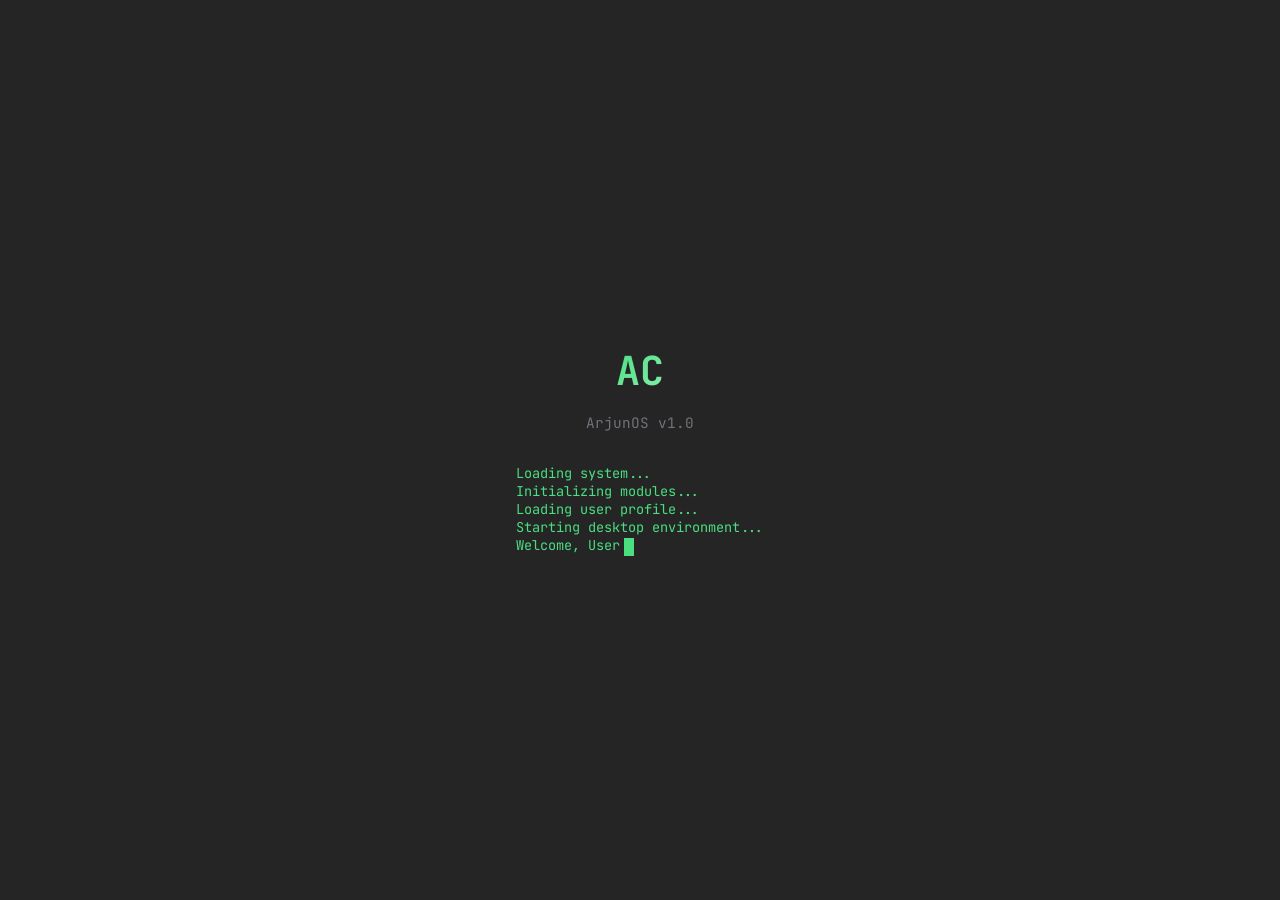
<file: index (4).html>
<!DOCTYPE html>
<html lang="en">
<head>
    <meta charset="UTF-8">
    <meta name="viewport" content="width=device-width, initial-scale=1.0">
    <title>Arjun Challa — Machine Learning Research & Product Development</title>
    <link rel="preconnect" href="https://fonts.googleapis.com">
    <link rel="preconnect" href="https://fonts.gstatic.com" crossorigin>
    <link href="https://fonts.googleapis.com/css2?family=JetBrains+Mono:wght@400;500;600;700&family=Inter:wght@400;500;600;700;800&display=swap" rel="stylesheet">
    <link rel="stylesheet" href="styles.css">
</head>
<body>
    <!-- Boot Screen -->
    <div class="boot-screen" id="bootScreen">
        <div class="boot-logo">AC</div>
        <div class="boot-version">ArjunOS v1.0</div>
        <div class="boot-terminal">
            <div class="boot-line">Loading system...</div>
            <div class="boot-line">Initializing modules...</div>
            <div class="boot-line">Loading user profile...</div>
            <div class="boot-line">Starting desktop environment...</div>
            <div class="boot-line">Welcome, User<span class="boot-cursor"></span></div>
        </div>
    </div>

    <!-- CRT Effect -->
    <div class="crt-effect" id="crtEffect"></div>

    <!-- Desktop -->
    <div class="desktop" id="desktop">
        <div class="bg-effects">
            <div class="gradient-orb orb-1"></div>
            <div class="gradient-orb orb-2"></div>
            <div class="gradient-orb orb-3"></div>
            <div class="grid-overlay"></div>
        </div>

        <!-- Desktop Icons -->
        <div class="desktop-icons">
            <div class="desktop-icon" data-window="about" style="top:30px;left:40px;"><div class="desktop-icon-img">👤</div><span class="desktop-icon-label">About Me</span></div>
            <div class="desktop-icon" data-window="projects" style="top:180px;left:50px;"><div class="desktop-icon-img">📁</div><span class="desktop-icon-label">Projects</span></div>
            <div class="desktop-icon" data-window="experience" style="top:330px;left:35px;"><div class="desktop-icon-img">💼</div><span class="desktop-icon-label">Experience</span></div>
            <div class="desktop-icon" data-window="skills" style="top:50px;left:180px;"><div class="desktop-icon-img">⚡</div><span class="desktop-icon-label">Skills</span></div>
            <div class="desktop-icon" data-window="resume" style="top:200px;left:190px;"><div class="desktop-icon-img">📄</div><span class="desktop-icon-label">Resume</span></div>
            <div class="desktop-icon" data-window="contact" style="top:350px;left:175px;"><div class="desktop-icon-img">✉️</div><span class="desktop-icon-label">Contact</span></div>
            <div class="desktop-icon" data-link="https://github.com/achalla18" style="top:80px;left:320px;"><div class="desktop-icon-img"><img src="github.png" alt="GitHub"></div><span class="desktop-icon-label">GitHub</span></div>
            <div class="desktop-icon" data-link="https://www.linkedin.com/in/arjun-challa-614950347/" style="top:230px;left:330px;"><div class="desktop-icon-img"><img src="linkedin.png" alt="LinkedIn"></div><span class="desktop-icon-label">LinkedIn</span></div>
            <div class="desktop-icon" data-link="old-website.html" style="top:380px;left:315px;"><div class="desktop-icon-img">🌐</div><span class="desktop-icon-label">Old Website</span></div>
        </div>

        <!-- About Window -->
        <div class="window" id="window-about" style="width:580px;height:520px;top:60px;left:150px;">
            <div class="window-titlebar">
                <div class="window-title"><span class="window-title-underscore">_</span> About Me</div>
                <div class="window-controls">
                    <button class="window-btn btn-minimize" data-action="minimize"></button>
                    <button class="window-btn btn-maximize" data-action="maximize"></button>
                    <button class="window-btn btn-close" data-action="close"></button>
                </div>
            </div>
            <div class="window-content">
                <div class="about-header">
                    <div class="about-avatar">
                        <div class="about-avatar-ring"></div>
                        <div class="about-avatar-inner"><span class="about-avatar-initials">AC</span></div>
                    </div>
                    <div class="about-info">
                        <h1>Arjun Challa</h1>
                        <h2>Software Developer & ML Engineer</h2>
                        <p>High school student passionate about machine learning, data science, software development, and building impactful solutions. Currently working on Hi-Lite, a social networking site for high school students.</p>
                    </div>
                </div>
                <div class="about-section">
                    <h4>Statistics</h4>
                    <div class="about-stats">
                        <div class="stat-card"><div class="stat-value">4+</div><div class="stat-label">Internships</div></div>
                        <div class="stat-card"><div class="stat-value">9+</div><div class="stat-label">Major Projects</div></div>
                        <div class="stat-card"><div class="stat-value">25+</div><div class="stat-label">Web Apps</div></div>
                    </div>
                </div>
                <div class="about-section">
                    <h4>Interests</h4>
                    <div class="interests-grid">
                        <span class="interest-tag">🏀 Basketball</span>
                        <span class="interest-tag">⛳ Golf</span>
                        <span class="interest-tag">🥾 Hiking</span>
                        <span class="interest-tag">🎹 Piano</span>
                        <span class="interest-tag">🎷 Saxophone</span>
                        <span class="interest-tag">🏈 NFL (Falcons)</span>
                        <span class="interest-tag">🏀 NBA (Heat)</span>
                    </div>
                </div>
            </div>
        </div>

        <!-- Projects Window -->
        <div class="window" id="window-projects" style="width:620px;height:550px;top:80px;left:200px;">
            <div class="window-titlebar">
                <div class="window-title"><span class="window-title-underscore">_</span> Projects</div>
                <div class="window-controls">
                    <button class="window-btn btn-minimize" data-action="minimize"></button>
                    <button class="window-btn btn-maximize" data-action="maximize"></button>
                    <button class="window-btn btn-close" data-action="close"></button>
                </div>
            </div>
            <div class="window-content">
                <div class="projects-grid">
                    <div class="project-card">
                        <div class="project-header">
                            <div class="project-icon">👁️</div>
                            <div class="project-meta"><h3 class="project-title">Simple Proctor</h3><span class="project-org">Personal Project</span></div>
                        </div>
                        <p class="project-description">Machine learning-based exam proctoring system with real-time face detection, multi-face alerts, and a clean web interface for monitoring exam integrity.</p>
                        <div class="project-tags"><span class="project-tag">Python</span><span class="project-tag">Flask</span><span class="project-tag">OpenCV</span><span class="project-tag">ML</span></div>
                        <div class="project-footer"><a href="https://github.com/achalla18/simple_proctor" target="_blank" class="project-link">View on GitHub →</a></div>
                    </div>
                    <div class="project-card">
                        <div class="project-header">
                            <div class="project-icon">📄</div>
                            <div class="project-meta"><h3 class="project-title">Resume Fit Scorer</h3><span class="project-org">Personal Project</span></div>
                        </div>
                        <p class="project-description">ML-powered resume screening system using TF-IDF and Logistic Regression to score resumes 0-100 for ML/SWE role fit with explainable keyword analysis.</p>
                        <div class="project-tags"><span class="project-tag">Python</span><span class="project-tag">Scikit-learn</span><span class="project-tag">Flask</span><span class="project-tag">TF-IDF</span></div>
                        <div class="project-footer"><a href="https://github.com/achalla18/webml-resume" target="_blank" class="project-link">View on GitHub →</a></div>
                    </div>
                    <div class="project-card">
                        <div class="project-header">
                            <div class="project-icon">💰</div>
                            <div class="project-meta"><h3 class="project-title">Finance Tracker</h3><span class="project-org">Personal Project</span></div>
                        </div>
                        <p class="project-description">Personal finance management app with transaction tracking, income/expense categorization, visual spending analytics, and secure user authentication.</p>
                        <div class="project-tags"><span class="project-tag">Python</span><span class="project-tag">SQLite</span><span class="project-tag">JavaScript</span><span class="project-tag">Charts</span></div>
                        <div class="project-footer"><a href="https://github.com/achalla18/personal-finance-tracker" target="_blank" class="project-link">View on GitHub →</a></div>
                    </div>
                    <div class="project-card">
                        <div class="project-header">
                            <div class="project-icon">📈</div>
                            <div class="project-meta"><h3 class="project-title">Portfolio Optimization</h3><span class="project-org">American University Research</span></div>
                        </div>
                        <p class="project-description">Research on Mean-Variance Optimization, analyzing how stock selection and market conditions (2020-2023) impact portfolio risk and returns.</p>
                        <div class="project-tags"><span class="project-tag">R</span><span class="project-tag">Quadprog</span><span class="project-tag">Statistics</span><span class="project-tag">Finance</span></div>
                        <div class="project-footer"><a href="https://drive.google.com/file/d/1ZfJJrepGysA9BTgQZ2huk21Z1I8aVgwO/view?usp=sharing" target="_blank" class="project-link">View Report →</a></div>
                    </div>
                </div>
            </div>
        </div>

        <!-- Experience Window -->
        <div class="window" id="window-experience" style="width:560px;height:500px;top:100px;left:250px;">
            <div class="window-titlebar">
                <div class="window-title"><span class="window-title-underscore">_</span> Experience</div>
                <div class="window-controls">
                    <button class="window-btn btn-minimize" data-action="minimize"></button>
                    <button class="window-btn btn-maximize" data-action="maximize"></button>
                    <button class="window-btn btn-close" data-action="close"></button>
                </div>
            </div>
            <div class="window-content">
                <div class="experience-list">
                    <div class="experience-card">
                        <div class="experience-header"><h3 class="experience-title">NC State University</h3><span class="experience-date">Apr 2025 — Nov 2025</span></div>
                        <p class="experience-description">Software Intern — Developing TensorFlow-based predictive models for rainfall patterns and flood risk identification in Raleigh. Collaborating with PhD researchers on geospatial data integration.</p>
                        <div class="experience-skills"><span class="experience-skill">TensorFlow</span><span class="experience-skill">Python</span><span class="experience-skill">Geospatial</span></div>
                    </div>
                    <div class="experience-card">
                        <div class="experience-header"><h3 class="experience-title">USC TSRL Data Lab</h3><span class="experience-date">Mar 2025 — Nov 2025</span></div>
                        <p class="experience-description">Data Lab Member — Analyzing athlete data and building predictive performance models using AI techniques for real-world training scenarios.</p>
                        <div class="experience-skills"><span class="experience-skill">Sports Analytics</span><span class="experience-skill">AI</span><span class="experience-skill">Python</span></div>
                    </div>
                    <div class="experience-card">
                        <div class="experience-header"><h3 class="experience-title">American University</h3><span class="experience-date">Jun 2025 — Aug 2025</span></div>
                        <p class="experience-description">Research Assistant — Conducted research on Mean-Variance Optimization under Dr. Hamid Semiyari, implementing solutions in R with quadprog package for optimal asset allocation.</p>
                        <div class="experience-skills"><span class="experience-skill">R</span><span class="experience-skill">Finance</span><span class="experience-skill">Optimization</span></div>
                    </div>
                    <div class="experience-card">
                        <div class="experience-header"><h3 class="experience-title">Fort Detrick (AEOP ARMI BioFabUSA)</h3><span class="experience-date">Jul 2024 — Aug 2024</span></div>
                        <p class="experience-description">Research Intern — Focused on biofabrication and commercialization. Developed 3D printable solution for Gastroesophageal Reflux Disease with comprehensive market analysis.</p>
                        <div class="experience-skills"><span class="experience-skill">Biofabrication</span><span class="experience-skill">Research</span><span class="experience-skill">Healthcare</span></div>
                    </div>
                    <div class="experience-card">
                        <div class="experience-header"><h3 class="experience-title">Computer Science Club</h3><span class="experience-date">Aug 2024 — Present</span></div>
                        <p class="experience-description">Vice-President — Leading club operations, managing fundraising initiatives, and organizing workshops and competitions to enhance technical skills among members.</p>
                        <div class="experience-skills"><span class="experience-skill">Leadership</span><span class="experience-skill">Teaching</span><span class="experience-skill">Organization</span></div>
                    </div>
                </div>
            </div>
        </div>

        <!-- Skills Window -->
        <div class="window" id="window-skills" style="width:500px;height:450px;top:120px;left:300px;">
            <div class="window-titlebar">
                <div class="window-title"><span class="window-title-underscore">_</span> Skills</div>
                <div class="window-controls">
                    <button class="window-btn btn-minimize" data-action="minimize"></button>
                    <button class="window-btn btn-maximize" data-action="maximize"></button>
                    <button class="window-btn btn-close" data-action="close"></button>
                </div>
            </div>
            <div class="window-content">
                <div class="skills-section">
                    <h3>Languages</h3>
                    <div class="skills-grid">
                        <span class="skill-tag expert">Python</span>
                        <span class="skill-tag advanced">JavaScript</span>
                        <span class="skill-tag advanced">HTML/CSS</span>
                        <span class="skill-tag">SQL</span>
                        <span class="skill-tag">R</span>
                        <span class="skill-tag">PHP</span>
                    </div>
                </div>
                <div class="skills-section">
                    <h3>Frameworks & Tools</h3>
                    <div class="skills-grid">
                        <span class="skill-tag expert">PyTorch / TensorFlow</span>
                        <span class="skill-tag advanced">Flask</span>
                        <span class="skill-tag expert">Pandas / NumPy</span>
                        <span class="skill-tag advanced">OpenCV</span>
                        <span class="skill-tag advanced">Scikit-learn</span>
                    </div>
                </div>
                <div class="skills-section">
                    <h3>Specializations</h3>
                    <div class="skills-grid">
                        <span class="skill-tag expert">Machine Learning</span>
                        <span class="skill-tag advanced">Computer Vision</span>
                        <span class="skill-tag advanced">Data Analysis</span>
                        <span class="skill-tag advanced">Web Development</span>
                        <span class="skill-tag">Predictive Modeling</span>
                    </div>
                </div>
            </div>
        </div>

        <!-- Resume Window -->
        <div class="window" id="window-resume" style="width:520px;height:480px;top:70px;left:350px;">
            <div class="window-titlebar">
                <div class="window-title"><span class="window-title-underscore">_</span> Resume / CV</div>
                <div class="window-controls">
                    <button class="window-btn btn-minimize" data-action="minimize"></button>
                    <button class="window-btn btn-maximize" data-action="maximize"></button>
                    <button class="window-btn btn-close" data-action="close"></button>
                </div>
            </div>
            <div class="window-content">
                <div class="resume-header"><h1>Arjun Challa</h1><p>Software Developer & ML Engineer</p></div>
                <div class="resume-section">
                    <h3>Education</h3>
                    <div class="resume-item"><strong>High School</strong><p>Vice-President, Computer Science Club</p></div>
                </div>
                <div class="resume-section">
                    <h3>Highlights</h3>
                    <ul class="resume-highlights">
                        <li>4+ research internships at NC State, USC, American University, Fort Detrick</li>
                        <li>Gold Presidential Service Award recipient</li>
                        <li>Vice-President of Computer Science Club</li>
                        <li>9+ major projects completed, 25+ web applications created</li>
                        <li>Currently building Hi-Lite, a social networking site for high schoolers</li>
                        <li>Full-stack development with Python, Flask, TensorFlow, and more</li>
                    </ul>
                </div>
                <div class="resume-section">
                    <h3>Focus Areas</h3>
                    <p style="color:var(--text-secondary);font-size:.9rem;">Machine Learning • Computer Vision • Data Analysis • Web Development • Predictive Modeling</p>
                </div>
                <a href="Arjun_Challa_Resume.pdf" class="resume-download" target="_blank"><span>📥</span> Download Full Resume</a>
            </div>
        </div>

        <!-- Contact Window -->
        <div class="window" id="window-contact" style="width:450px;height:380px;top:90px;left:400px;">
            <div class="window-titlebar">
                <div class="window-title"><span class="window-title-underscore">_</span> Contact</div>
                <div class="window-controls">
                    <button class="window-btn btn-minimize" data-action="minimize"></button>
                    <button class="window-btn btn-maximize" data-action="maximize"></button>
                    <button class="window-btn btn-close" data-action="close"></button>
                </div>
            </div>
            <div class="window-content">
                <div class="contact-links">
                    <a href="mailto:arjun.c.1818@gmail.com" class="contact-link">
                        <div class="contact-link-icon">📧</div>
                        <div class="contact-link-info"><div class="contact-link-label">Email</div><div class="contact-link-value">arjun.c.1818@gmail.com</div></div>
                    </a>
                    <a href="https://www.linkedin.com/in/arjun-challa-614950347/" target="_blank" class="contact-link">
                        <div class="contact-link-icon">💼</div>
                        <div class="contact-link-info"><div class="contact-link-label">LinkedIn</div><div class="contact-link-value">Arjun Challa</div></div>
                    </a>
                    <a href="https://github.com/achalla18" target="_blank" class="contact-link">
                        <div class="contact-link-icon">💻</div>
                        <div class="contact-link-info"><div class="contact-link-label">GitHub</div><div class="contact-link-value">@achalla18</div></div>
                    </a>
                </div>
            </div>
        </div>

        <!-- Taskbar -->
        <div class="taskbar">
            <div class="taskbar-start">
                <button class="start-btn" id="startBtn"><span class="start-btn-logo">AC</span><span>Start</span></button>
                <div class="taskbar-profile">AC</div>
            </div>
            <div class="taskbar-apps" id="taskbarApps">
                <button class="taskbar-app" data-window="about"><span class="taskbar-app-icon">👤</span><span>About</span></button>
                <button class="taskbar-app" data-window="projects"><span class="taskbar-app-icon">📁</span><span>Projects</span></button>
                <button class="taskbar-app" data-window="experience"><span class="taskbar-app-icon">💼</span><span>Experience</span></button>
                <button class="taskbar-app" data-window="skills"><span class="taskbar-app-icon">⚡</span><span>Skills</span></button>
                <button class="taskbar-app" data-window="resume"><span class="taskbar-app-icon">📄</span><span>Resume</span></button>
                <button class="taskbar-app" data-window="contact"><span class="taskbar-app-icon">✉️</span><span>Contact</span></button>
            </div>
            <div class="taskbar-time"><span class="taskbar-time-clock" id="clock">00:00</span><span id="date">Jan 1, 2024</span></div>
        </div>

        <!-- Start Menu -->
        <div class="start-menu" id="startMenu">
            <div class="start-menu-header">
                <div class="start-menu-avatar">AC</div>
                <div class="start-menu-user"><h3>Arjun Challa</h3><p>Software Developer & ML Engineer</p></div>
            </div>
            <div class="start-menu-items">
                <button class="start-menu-item" data-window="about"><div class="start-menu-item-icon">👤</div><span>About Me</span></button>
                <button class="start-menu-item" data-window="projects"><div class="start-menu-item-icon">📁</div><span>Projects</span></button>
                <button class="start-menu-item" data-window="experience"><div class="start-menu-item-icon">💼</div><span>Experience</span></button>
                <button class="start-menu-item" data-window="skills"><div class="start-menu-item-icon">⚡</div><span>Skills</span></button>
                <button class="start-menu-item" data-window="resume"><div class="start-menu-item-icon">📄</div><span>Resume</span></button>
                <button class="start-menu-item" data-window="contact"><div class="start-menu-item-icon">✉️</div><span>Contact</span></button>
            </div>
            <div class="start-menu-footer">
                <a href="https://github.com/achalla18" target="_blank" class="start-menu-social">💻</a>
                <a href="https://www.linkedin.com/in/arjun-challa-614950347/" target="_blank" class="start-menu-social">💼</a>
                <a href="mailto:arjun.c.1818@gmail.com" class="start-menu-social">📧</a>
            </div>
        </div>

        <!-- Mobile Nav -->
        <nav class="mobile-nav">
            <div class="mobile-nav-items">
                <button class="mobile-nav-item" data-window="about"><span class="mobile-nav-item-icon">👤</span><span class="mobile-nav-item-label">About</span></button>
                <button class="mobile-nav-item" data-window="projects"><span class="mobile-nav-item-icon">📁</span><span class="mobile-nav-item-label">Projects</span></button>
                <button class="mobile-nav-item" data-window="experience"><span class="mobile-nav-item-icon">💼</span><span class="mobile-nav-item-label">Experience</span></button>
                <button class="mobile-nav-item" data-window="skills"><span class="mobile-nav-item-icon">⚡</span><span class="mobile-nav-item-label">Skills</span></button>
                <button class="mobile-nav-item" data-window="contact"><span class="mobile-nav-item-icon">✉️</span><span class="mobile-nav-item-label">Contact</span></button>
            </div>
        </nav>
    </div>

    <script src="script.js"></script>
</body>
</html>
</file>
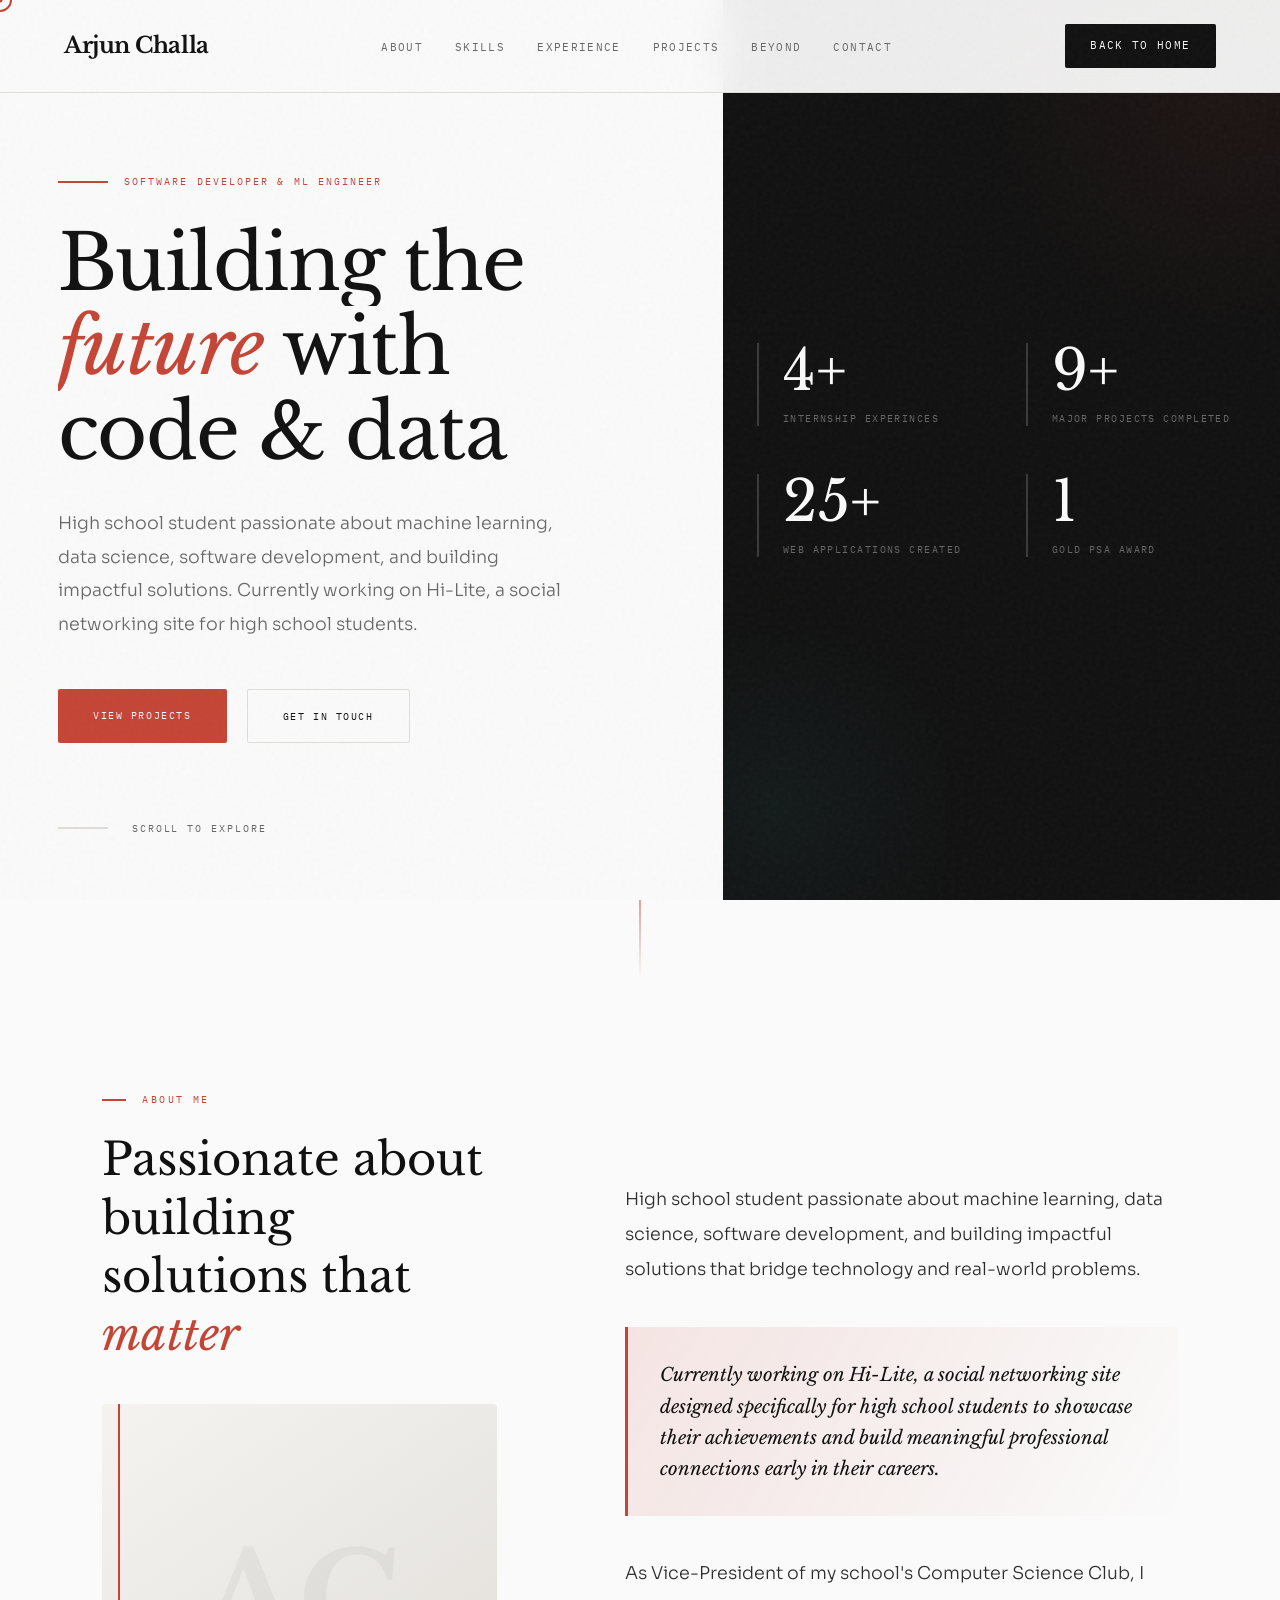
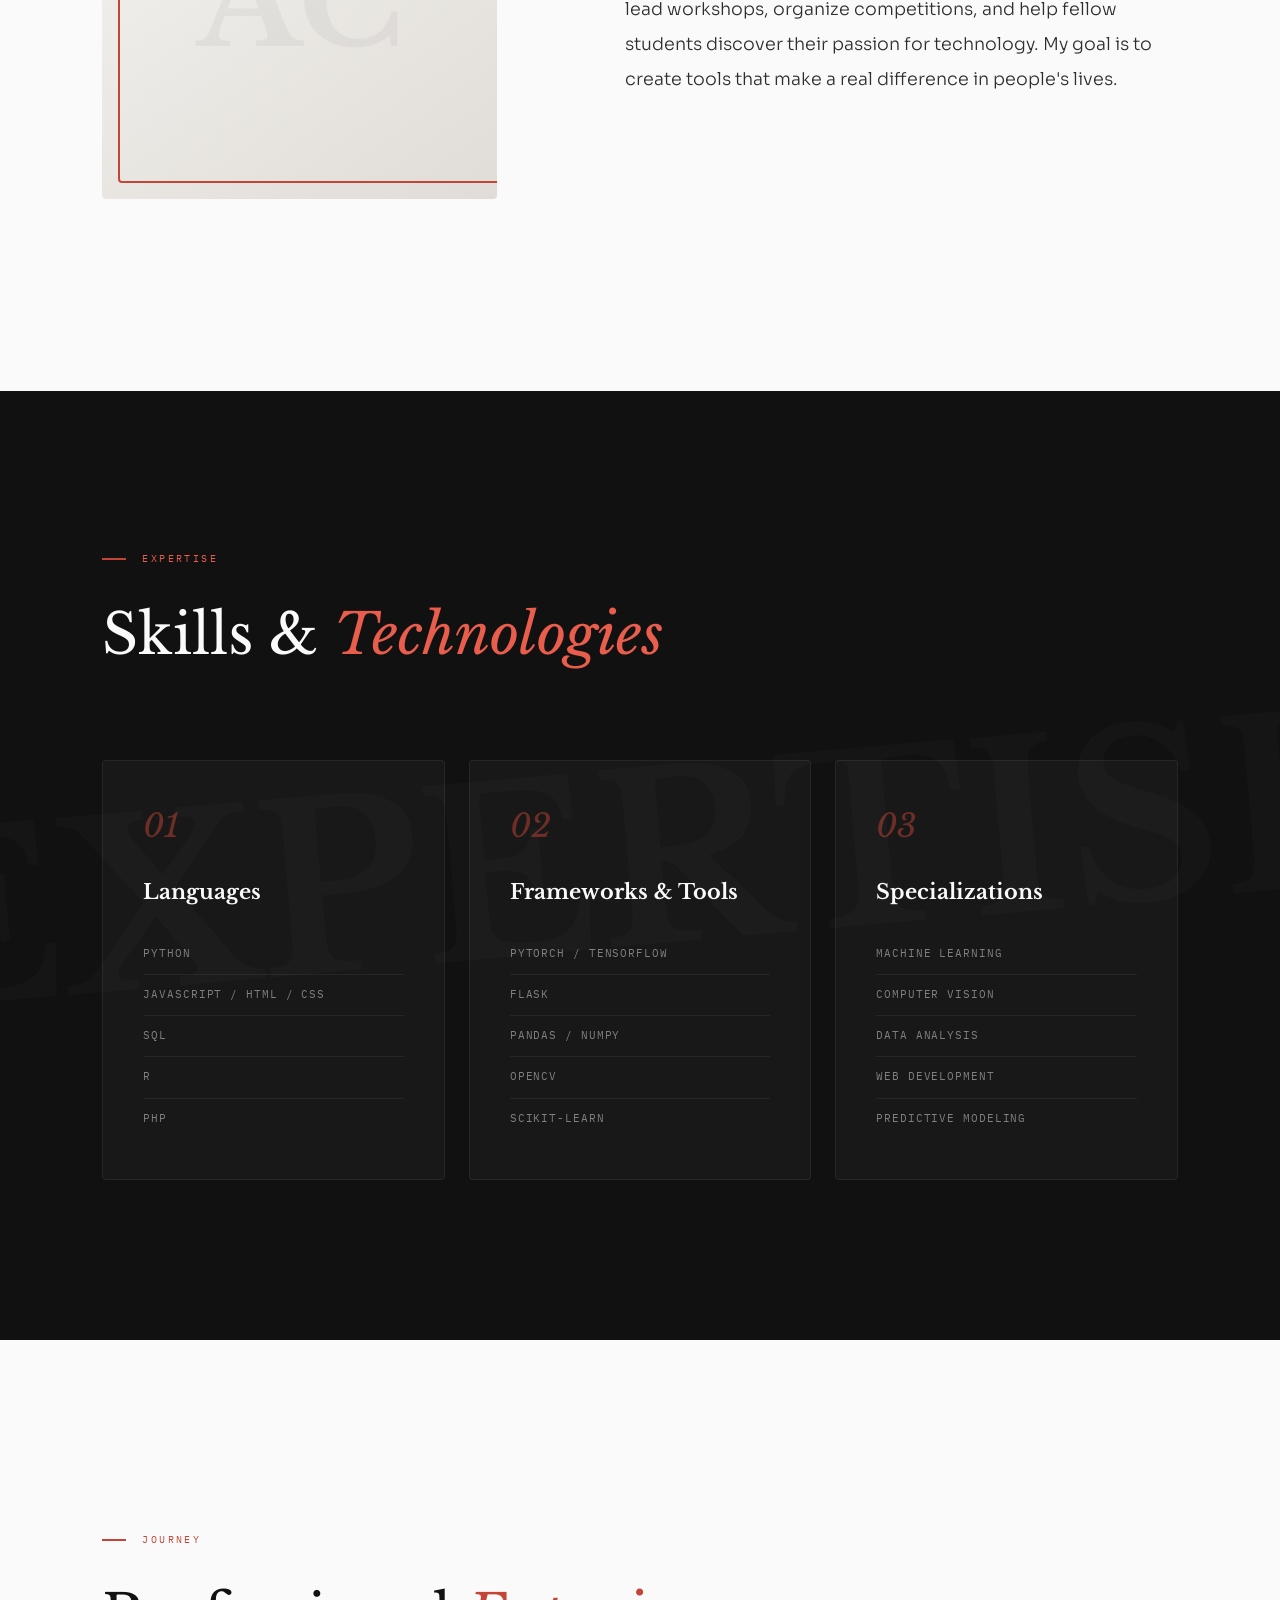
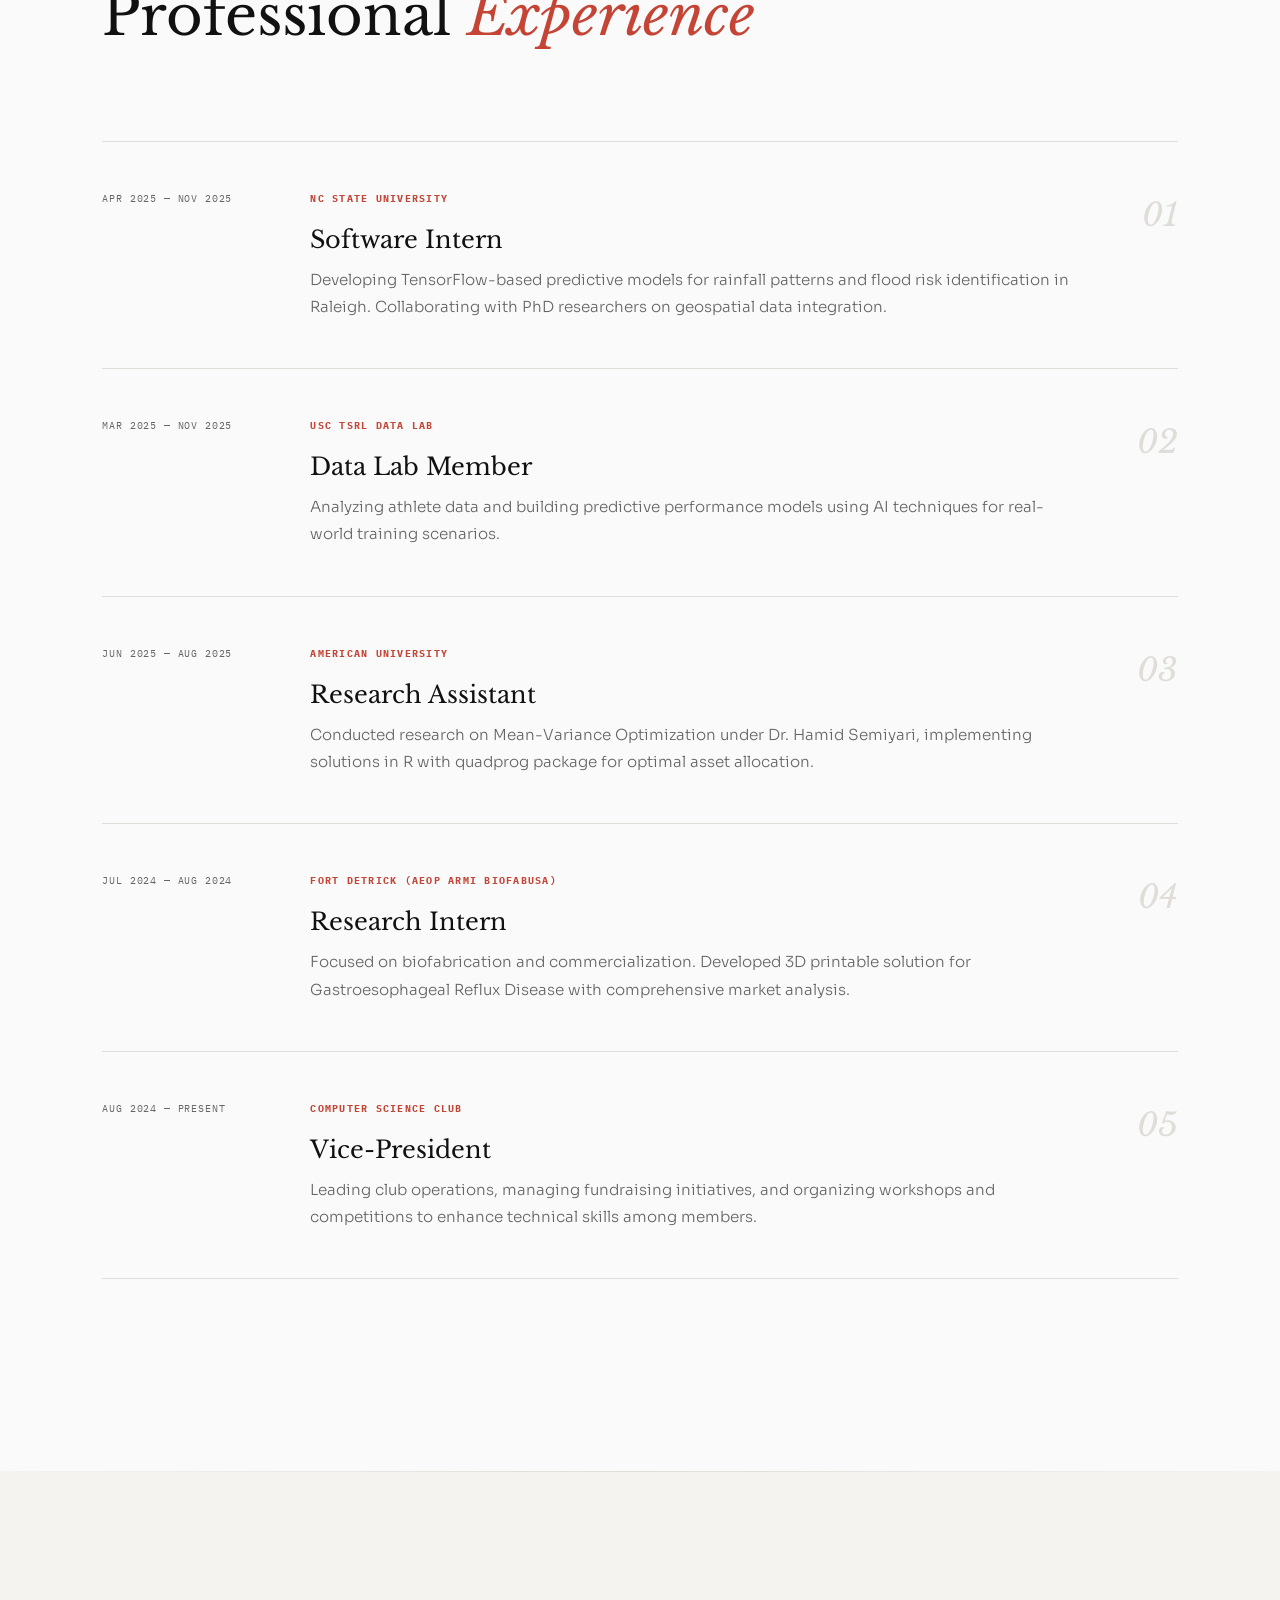
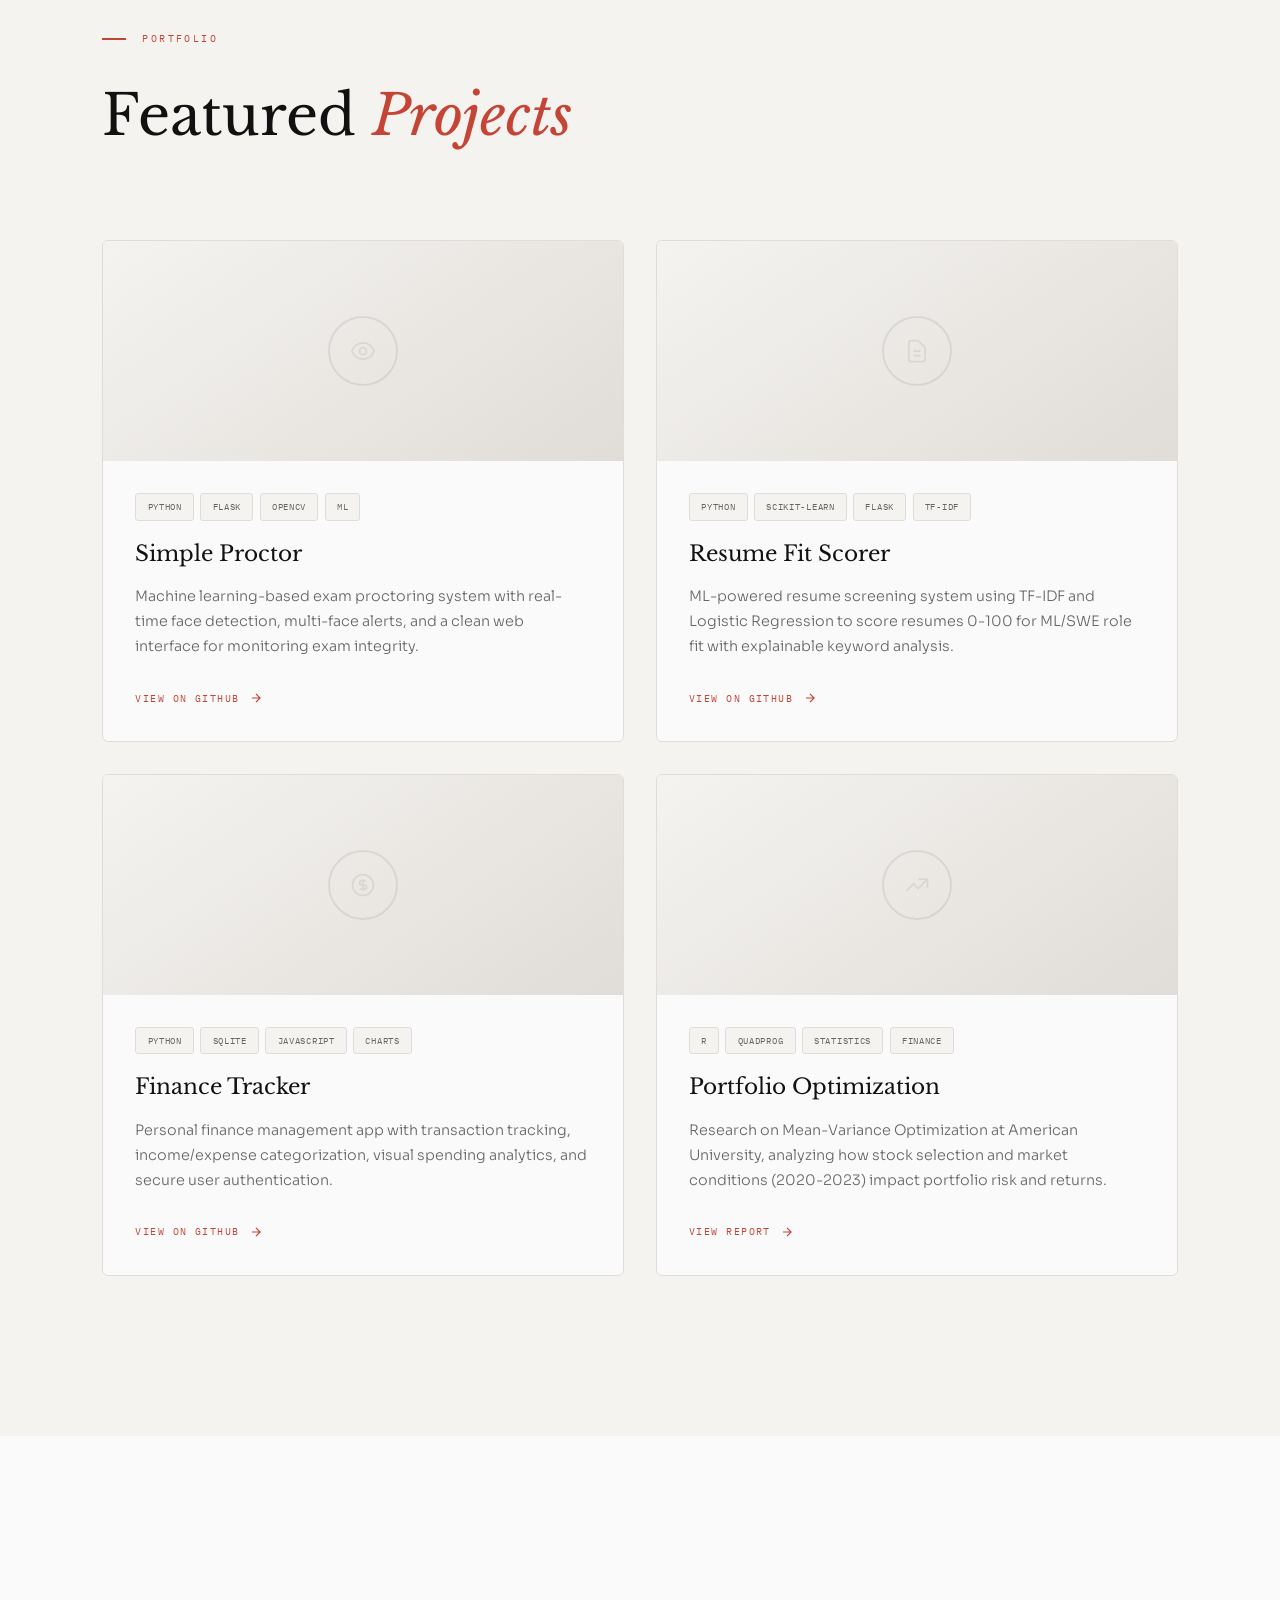
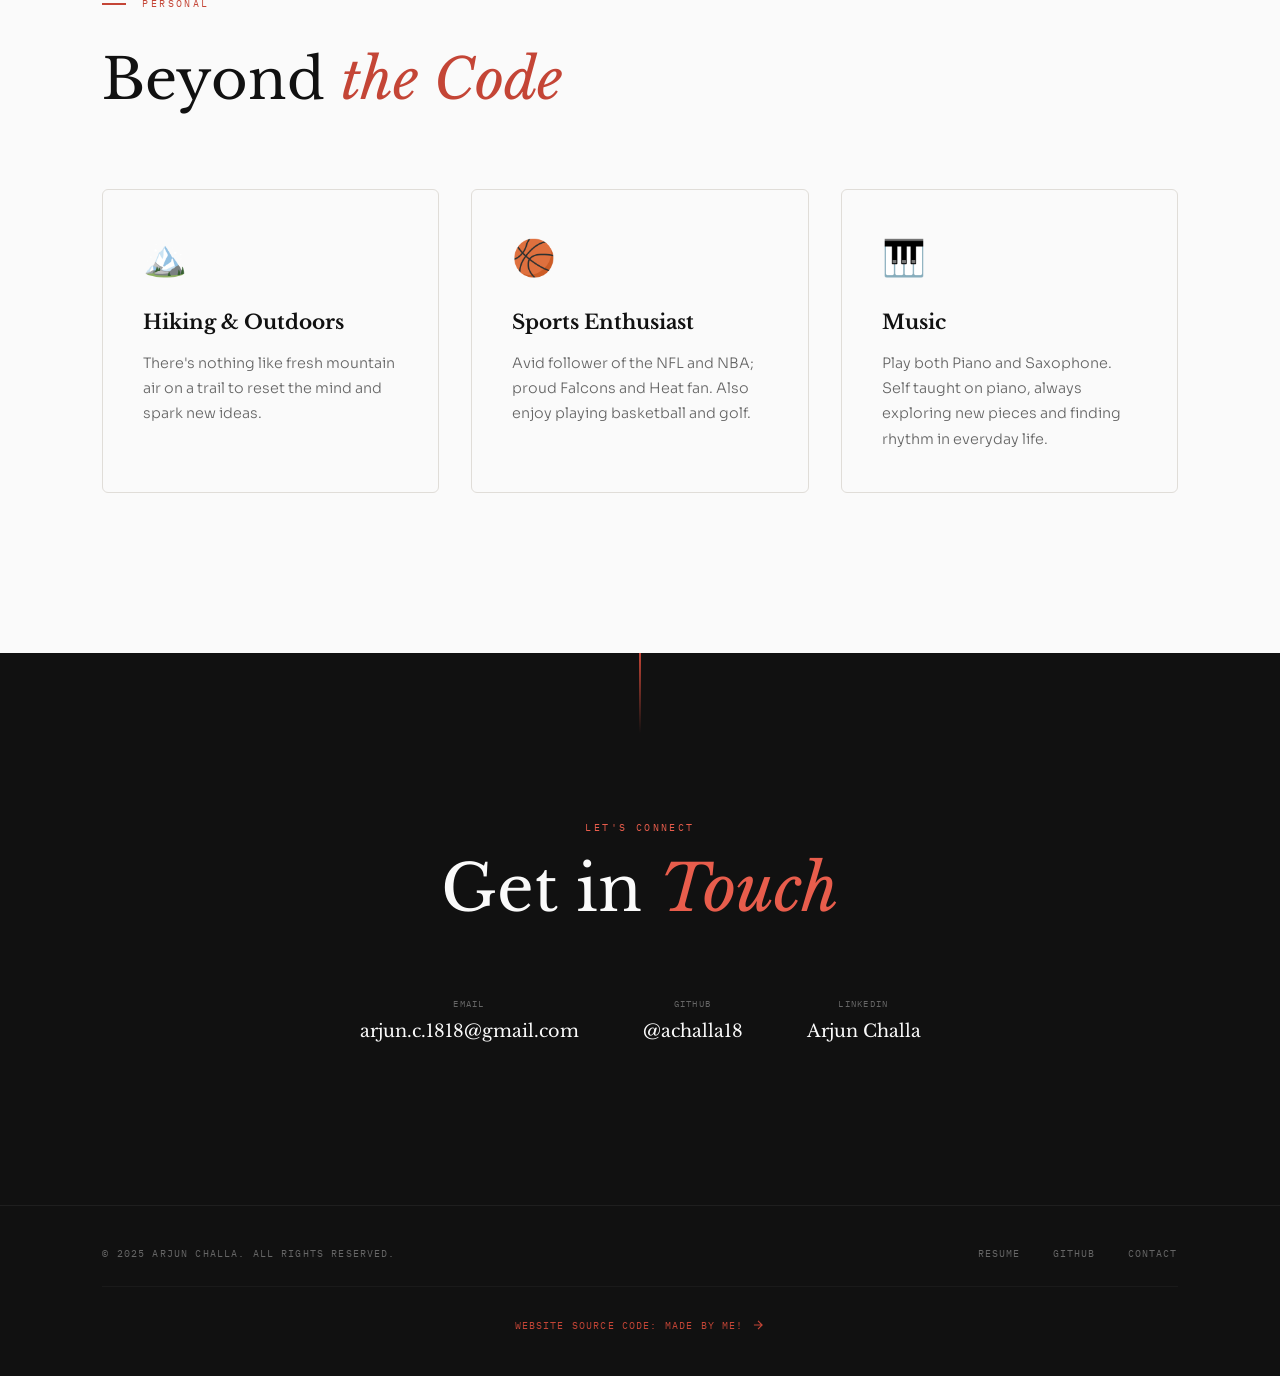
<file: old.html>
<!DOCTYPE html>
<html lang="en">
<head>
    <meta charset="UTF-8">
    <meta name="viewport" content="width=device-width, initial-scale=1.0">
    <title>Arjun Challa — Machine Learning Research & Product Development</title>
    <link rel="preconnect" href="https://fonts.googleapis.com">
    <link rel="preconnect" href="https://fonts.gstatic.com" crossorigin>
    <link href="https://fonts.googleapis.com/css2?family=Libre+Baskerville:ital,wght@0,400;0,700;1,400&family=IBM+Plex+Mono:wght@400;500;600&family=Sora:wght@300;400;500;600;700&display=swap" rel="stylesheet">
    <style>
        * {
            margin: 0;
            padding: 0;
            box-sizing: border-box;
        }

        :root {
            --snow: #FAFAFA;
            --snow-warm: #F5F3F0;
            --ink: #111111;
            --ink-light: #2D2D2D;
            --ink-muted: #666666;
            --rust: #C44536;
            --rust-light: #E85D4C;
            --rust-glow: rgba(196, 69, 54, 0.12);
            --teal: #2A6B6B;
            --border: #E0DDD8;
            --border-dark: #3A3A3A;
            
            --font-display: 'Libre Baskerville', Georgia, serif;
            --font-mono: 'IBM Plex Mono', monospace;
            --font-body: 'Sora', -apple-system, sans-serif;
            
            --ease-out-expo: cubic-bezier(0.16, 1, 0.3, 1);
            --ease-in-out: cubic-bezier(0.65, 0, 0.35, 1);
        }

        html {
            scroll-behavior: smooth;
        }

        body {
            font-family: var(--font-body);
            background: var(--snow);
            color: var(--ink);
            line-height: 1.6;
            overflow-x: hidden;
            cursor: none;
        }

        /* Custom Cursor */
        .cursor {
            width: 24px;
            height: 24px;
            border: 2px solid var(--rust);
            border-radius: 50%;
            position: fixed;
            pointer-events: none;
            z-index: 9999;
            transition: transform 0.2s var(--ease-out-expo), 
                        opacity 0.2s ease,
                        background 0.25s ease,
                        border-color 0.25s ease;
            transform: translate(-50%, -50%);
        }

        .cursor.hover {
            transform: translate(-50%, -50%) scale(1.6);
            background: var(--rust-glow);
            border-color: var(--rust-light);
        }

        .cursor-dot {
            width: 5px;
            height: 5px;
            background: var(--rust);
            border-radius: 50%;
            position: fixed;
            pointer-events: none;
            z-index: 9999;
            transform: translate(-50%, -50%);
            transition: transform 0.1s ease;
        }

        ::selection {
            background: var(--rust);
            color: var(--snow);
        }

        /* Noise Texture Overlay */
        .noise {
            position: fixed;
            top: 0;
            left: 0;
            width: 100%;
            height: 100%;
            pointer-events: none;
            z-index: 9998;
            opacity: 0.035;
            background-image: url("data:image/svg+xml,%3Csvg viewBox='0 0 256 256' xmlns='http://www.w3.org/2000/svg'%3E%3Cfilter id='noise'%3E%3CfeTurbulence type='fractalNoise' baseFrequency='0.8' numOctaves='4' stitchTiles='stitch'/%3E%3C/filter%3E%3Crect width='100%25' height='100%25' filter='url(%23noise)'/%3E%3C/svg%3E");
        }

        /* ===== NAVIGATION ===== */
        nav {
            position: fixed;
            top: 0;
            left: 0;
            right: 0;
            z-index: 1000;
            padding: 1.5rem 5%;
            display: flex;
            justify-content: space-between;
            align-items: center;
            background: rgba(250, 250, 250, 0.95);
            backdrop-filter: blur(20px);
            border-bottom: 1px solid var(--border);
            transition: all 0.4s var(--ease-out-expo);
        }

        nav.scrolled {
            padding: 1rem 5%;
            background: rgba(250, 250, 250, 0.98);
            box-shadow: 0 4px 20px rgba(0, 0, 0, 0.06);
        }

        .nav-logo {
            font-family: var(--font-display);
            font-size: 1.4rem;
            font-weight: 700;
            color: var(--ink);
            text-decoration: none;
            letter-spacing: -0.02em;
        }

        .nav-links {
            display: flex;
            gap: 2rem;
            list-style: none;
        }

        .nav-links a {
            font-family: var(--font-mono);
            font-size: 0.7rem;
            text-transform: uppercase;
            letter-spacing: 0.12em;
            color: var(--ink-muted);
            text-decoration: none;
            position: relative;
            padding: 0.5rem 0;
            transition: color 0.3s ease;
        }

        .nav-links a::before {
            content: '';
            position: absolute;
            bottom: 0;
            left: 0;
            width: 100%;
            height: 2px;
            background: var(--rust);
            transform: scaleX(0);
            transform-origin: right;
            transition: transform 0.4s var(--ease-out-expo);
        }

        .nav-links a:hover {
            color: var(--ink);
        }

        .nav-links a:hover::before {
            transform: scaleX(1);
            transform-origin: left;
        }

        .nav-resume {
            font-family: var(--font-mono);
            font-size: 0.7rem;
            text-transform: uppercase;
            letter-spacing: 0.12em;
            color: var(--snow);
            background: var(--ink);
            text-decoration: none;
            padding: 0.8rem 1.6rem;
            border-radius: 2px;
            transition: all 0.3s ease;
        }

        .nav-resume:hover {
            background: var(--rust);
        }

        /* ===== HERO SECTION ===== */
        .hero {
            min-height: 100vh;
            display: grid;
            grid-template-columns: 1.3fr 1fr;
            position: relative;
            overflow: hidden;
        }

        .hero-left {
            display: flex;
            flex-direction: column;
            justify-content: center;
            padding: 9rem 5% 8rem 8%;
            position: relative;
        }

        .hero-badge {
            display: inline-flex;
            align-items: center;
            gap: 1rem;
            font-family: var(--font-mono);
            font-size: 0.65rem;
            text-transform: uppercase;
            letter-spacing: 0.2em;
            color: var(--rust);
            margin-bottom: 2rem;
            opacity: 0;
            transform: translateY(20px);
            animation: fadeUp 0.8s var(--ease-out-expo) forwards 0.2s;
        }

        .hero-badge::before {
            content: '';
            width: 50px;
            height: 2px;
            background: var(--rust);
        }

        .hero-name {
            font-family: var(--font-display);
            font-size: clamp(2.8rem, 6vw, 4.8rem);
            font-weight: 400;
            color: var(--ink);
            line-height: 1.1;
            margin-bottom: 2rem;
            letter-spacing: -0.02em;
            opacity: 0;
            transform: translateY(40px);
            animation: fadeUp 1s var(--ease-out-expo) forwards 0.4s;
        }

        .hero-name .line {
            display: block;
            overflow: hidden;
        }

        .hero-name em {
            font-style: italic;
            color: var(--rust);
        }

        .hero-tagline {
            font-size: 1.1rem;
            font-weight: 300;
            color: var(--ink-muted);
            max-width: 520px;
            line-height: 1.9;
            opacity: 0;
            transform: translateY(30px);
            animation: fadeUp 0.8s var(--ease-out-expo) forwards 0.6s;
        }

        .hero-cta {
            margin-top: 3rem;
            display: flex;
            gap: 1.25rem;
            opacity: 0;
            transform: translateY(30px);
            animation: fadeUp 0.8s var(--ease-out-expo) forwards 0.8s;
        }

        .btn {
            font-family: var(--font-mono);
            font-size: 0.65rem;
            text-transform: uppercase;
            letter-spacing: 0.15em;
            padding: 1.1rem 2.2rem;
            text-decoration: none;
            transition: all 0.4s var(--ease-out-expo);
            position: relative;
            overflow: hidden;
            border-radius: 2px;
        }

        .btn-primary {
            background: var(--rust);
            color: var(--snow);
            border: none;
        }

        .btn-primary:hover {
            background: var(--rust-light);
            transform: translateY(-2px);
            box-shadow: 0 10px 30px var(--rust-glow);
        }

        .btn-outline {
            background: transparent;
            color: var(--ink);
            border: 1.5px solid var(--border);
        }

        .btn-outline:hover {
            border-color: var(--ink);
            background: var(--ink);
            color: var(--snow);
        }

        .hero-right {
            background: var(--ink);
            display: flex;
            flex-direction: column;
            justify-content: center;
            padding: 8rem 6%;
            position: relative;
            overflow: hidden;
        }

        .hero-right::before {
            content: '';
            position: absolute;
            top: -30%;
            right: -30%;
            width: 80%;
            height: 80%;
            background: radial-gradient(circle, var(--rust-glow) 0%, transparent 60%);
            opacity: 0.6;
        }

        .hero-right::after {
            content: '';
            position: absolute;
            bottom: -20%;
            left: -20%;
            width: 60%;
            height: 60%;
            background: radial-gradient(circle, rgba(42, 107, 107, 0.1) 0%, transparent 60%);
        }

        .hero-visual {
            position: relative;
            z-index: 1;
        }

        .hero-stats {
            display: grid;
            grid-template-columns: 1fr 1fr;
            gap: 3rem;
        }

        .stat {
            position: relative;
            padding-left: 1.5rem;
            border-left: 2px solid var(--border-dark);
            opacity: 0;
            transform: translateY(30px);
        }

        .stat:nth-child(1) { animation: fadeUp 0.8s var(--ease-out-expo) forwards 0.6s; }
        .stat:nth-child(2) { animation: fadeUp 0.8s var(--ease-out-expo) forwards 0.7s; }
        .stat:nth-child(3) { animation: fadeUp 0.8s var(--ease-out-expo) forwards 0.8s; }
        .stat:nth-child(4) { animation: fadeUp 0.8s var(--ease-out-expo) forwards 0.9s; }

        .stat-number {
            font-family: var(--font-display);
            font-size: 3.5rem;
            font-weight: 400;
            color: var(--snow);
            line-height: 1;
            margin-bottom: 0.75rem;
        }

        .stat-label {
            font-family: var(--font-mono);
            font-size: 0.6rem;
            text-transform: uppercase;
            letter-spacing: 0.15em;
            color: var(--ink-muted);
        }

        .hero-scroll {
            position: absolute;
            bottom: 4rem;
            left: 8%;
            display: flex;
            align-items: center;
            gap: 1.5rem;
            opacity: 0;
            animation: fadeIn 1s ease forwards 1.2s;
        }

        .scroll-line {
            width: 50px;
            height: 2px;
            background: var(--border);
            position: relative;
            overflow: hidden;
        }

        .scroll-line::after {
            content: '';
            position: absolute;
            top: 0;
            left: -100%;
            width: 100%;
            height: 100%;
            background: var(--rust);
            animation: scrollLine 2s ease infinite;
        }

        .hero-scroll span {
            font-family: var(--font-mono);
            font-size: 0.6rem;
            text-transform: uppercase;
            letter-spacing: 0.2em;
            color: var(--ink-muted);
        }

        /* ===== ABOUT SECTION ===== */
        .about {
            padding: 12rem 8%;
            display: grid;
            grid-template-columns: 1fr 1.4fr;
            gap: 8rem;
            align-items: center;
            position: relative;
        }

        .about::before {
            content: '';
            position: absolute;
            top: 0;
            left: 50%;
            transform: translateX(-50%);
            width: 1px;
            height: 80px;
            background: linear-gradient(to bottom, var(--rust), transparent);
        }

        .section-label {
            font-family: var(--font-mono);
            font-size: 0.6rem;
            text-transform: uppercase;
            letter-spacing: 0.25em;
            color: var(--rust);
            margin-bottom: 1.5rem;
            display: flex;
            align-items: center;
            gap: 1rem;
        }

        .section-label::before {
            content: '';
            width: 24px;
            height: 2px;
            background: var(--rust);
        }

        .about-left {
            position: relative;
        }

        .about-title {
            font-family: var(--font-display);
            font-size: clamp(2rem, 3.5vw, 2.8rem);
            font-weight: 400;
            line-height: 1.3;
            margin-bottom: 2rem;
        }

        .about-title em {
            font-style: italic;
            color: var(--rust);
        }

        .about-image {
            width: 100%;
            aspect-ratio: 1/1;
            background: linear-gradient(145deg, var(--snow-warm), var(--border));
            position: relative;
            overflow: hidden;
            margin-top: 2.5rem;
            border-radius: 4px;
        }

        .about-image::before {
            content: 'AC';
            position: absolute;
            top: 50%;
            left: 50%;
            transform: translate(-50%, -50%);
            font-family: var(--font-display);
            font-size: 8rem;
            font-weight: 700;
            color: var(--ink);
            opacity: 0.04;
        }

        .about-image-accent {
            position: absolute;
            top: -1rem;
            right: -1rem;
            width: 100%;
            height: 100%;
            border: 2px solid var(--rust);
            border-radius: 4px;
            z-index: -1;
        }

        .about-content {
            padding-top: 1rem;
        }

        .about-text {
            font-size: 1.1rem;
            font-weight: 300;
            line-height: 2;
            color: var(--ink-light);
        }

        .about-text p {
            margin-bottom: 1.75rem;
        }

        .about-highlight {
            background: linear-gradient(120deg, var(--rust-glow) 0%, transparent 100%);
            padding: 2rem;
            border-left: 3px solid var(--rust);
            margin: 2.5rem 0;
            border-radius: 0 4px 4px 0;
        }

        .about-highlight p {
            font-family: var(--font-display);
            font-style: italic;
            font-size: 1.15rem;
            color: var(--ink);
            margin: 0;
            line-height: 1.7;
        }

        /* ===== SKILLS SECTION ===== */
        .skills {
            background: var(--ink);
            padding: 10rem 8%;
            position: relative;
            overflow: hidden;
        }

        .skills::before {
            content: 'EXPERTISE';
            position: absolute;
            top: 50%;
            left: 50%;
            transform: translate(-50%, -50%) rotate(-5deg);
            font-family: var(--font-display);
            font-size: 18vw;
            font-weight: 700;
            color: var(--snow);
            opacity: 0.015;
            white-space: nowrap;
            pointer-events: none;
        }

        .skills-header {
            display: flex;
            justify-content: space-between;
            align-items: end;
            margin-bottom: 5rem;
            position: relative;
            z-index: 1;
        }

        .skills-title {
            font-family: var(--font-display);
            font-size: clamp(2.2rem, 4.5vw, 3.5rem);
            font-weight: 400;
            color: var(--snow);
        }

        .skills-title em {
            font-style: italic;
            color: var(--rust-light);
        }

        .skills-grid {
            display: grid;
            grid-template-columns: repeat(3, 1fr);
            gap: 1.5rem;
            position: relative;
            z-index: 1;
        }

        .skill-card {
            background: rgba(255, 255, 255, 0.03);
            border: 1px solid rgba(255, 255, 255, 0.06);
            padding: 2.5rem;
            transition: all 0.5s var(--ease-out-expo);
            position: relative;
            overflow: hidden;
            border-radius: 4px;
        }

        .skill-card::before {
            content: '';
            position: absolute;
            top: 0;
            left: 0;
            width: 100%;
            height: 100%;
            background: linear-gradient(135deg, var(--rust-glow), transparent);
            opacity: 0;
            transition: opacity 0.5s ease;
        }

        .skill-card:hover::before {
            opacity: 1;
        }

        .skill-card:hover {
            transform: translateY(-8px);
            border-color: var(--rust);
            box-shadow: 0 20px 40px rgba(196, 69, 54, 0.1);
        }

        .skill-number {
            font-family: var(--font-display);
            font-size: 2rem;
            font-style: italic;
            color: var(--rust);
            opacity: 0.5;
            margin-bottom: 1.5rem;
        }

        .skill-name {
            font-family: var(--font-display);
            font-size: 1.3rem;
            color: var(--snow);
            margin-bottom: 1.5rem;
        }

        .skill-list {
            list-style: none;
        }

        .skill-list li {
            font-family: var(--font-mono);
            font-size: 0.7rem;
            text-transform: uppercase;
            letter-spacing: 0.08em;
            color: rgba(255, 255, 255, 0.45);
            padding: 0.7rem 0;
            border-bottom: 1px solid rgba(255, 255, 255, 0.06);
            transition: all 0.3s ease;
        }

        .skill-list li:hover {
            color: var(--rust-light);
            padding-left: 0.75rem;
        }

        .skill-list li:last-child {
            border-bottom: none;
        }

        /* ===== EXPERIENCE SECTION ===== */
        .experience {
            padding: 12rem 8%;
        }

        .experience-header {
            margin-bottom: 5rem;
        }

        .experience-title {
            font-family: var(--font-display);
            font-size: clamp(2.2rem, 4.5vw, 3.5rem);
            font-weight: 400;
        }

        .experience-title em {
            font-style: italic;
            color: var(--rust);
        }

        .experience-list {
            border-top: 1px solid var(--border);
        }

        .experience-item {
            display: grid;
            grid-template-columns: 160px 1fr 60px;
            gap: 3rem;
            padding: 3rem 0;
            border-bottom: 1px solid var(--border);
            transition: all 0.5s var(--ease-out-expo);
            position: relative;
        }

        .experience-item::before {
            content: '';
            position: absolute;
            left: 0;
            top: 0;
            width: 0;
            height: 100%;
            background: linear-gradient(90deg, var(--rust-glow), transparent);
            transition: width 0.5s var(--ease-out-expo);
        }

        .experience-item:hover::before {
            width: 100%;
        }

        .experience-item:hover {
            padding-left: 1.5rem;
        }

        .experience-date {
            font-family: var(--font-mono);
            font-size: 0.65rem;
            text-transform: uppercase;
            letter-spacing: 0.08em;
            color: var(--ink-muted);
            position: relative;
            z-index: 1;
        }

        .experience-content {
            position: relative;
            z-index: 1;
        }

        .experience-content h3 {
            font-family: var(--font-display);
            font-size: 1.5rem;
            font-weight: 400;
            margin-bottom: 0.4rem;
        }

        .experience-content h4 {
            font-family: var(--font-mono);
            font-size: 0.65rem;
            text-transform: uppercase;
            letter-spacing: 0.12em;
            color: var(--rust);
            margin-bottom: 0.9rem;
        }

        .experience-content p {
            color: var(--ink-muted);
            line-height: 1.8;
            font-weight: 300;
            font-size: 0.95rem;
        }

        .experience-index {
            font-family: var(--font-display);
            font-size: 2rem;
            font-style: italic;
            color: var(--border);
            text-align: right;
            transition: color 0.4s ease;
            position: relative;
            z-index: 1;
        }

        .experience-item:hover .experience-index {
            color: var(--rust);
        }

        /* ===== PROJECTS SECTION ===== */
        .projects {
            background: var(--snow-warm);
            padding: 10rem 8%;
            position: relative;
            overflow: hidden;
        }

        .projects::before {
            content: '';
            position: absolute;
            top: 0;
            left: 0;
            width: 100%;
            height: 1px;
            background: linear-gradient(90deg, transparent, var(--border), transparent);
        }

        .projects-header {
            margin-bottom: 5rem;
            display: flex;
            justify-content: space-between;
            align-items: end;
        }

        .projects-title {
            font-family: var(--font-display);
            font-size: clamp(2.2rem, 4.5vw, 3.5rem);
            font-weight: 400;
        }

        .projects-title em {
            font-style: italic;
            color: var(--rust);
        }

        .projects-grid {
            display: grid;
            grid-template-columns: repeat(2, 1fr);
            gap: 2rem;
        }

        .project-card {
            background: var(--snow);
            border: 1px solid var(--border);
            transition: all 0.5s var(--ease-out-expo);
            position: relative;
            overflow: hidden;
            border-radius: 6px;
        }

        .project-card::before {
            content: '';
            position: absolute;
            top: 0;
            left: 0;
            width: 100%;
            height: 3px;
            background: var(--rust);
            transform: scaleX(0);
            transform-origin: left;
            transition: transform 0.5s var(--ease-out-expo);
        }

        .project-card:hover::before {
            transform: scaleX(1);
        }

        .project-card:hover {
            transform: translateY(-12px);
            box-shadow: 0 30px 60px rgba(0,0,0,0.1);
            border-color: transparent;
        }

        .project-image {
            height: 220px;
            background: linear-gradient(145deg, var(--snow-warm), var(--border));
            display: flex;
            align-items: center;
            justify-content: center;
            position: relative;
            overflow: hidden;
        }

        .project-image::after {
            content: '';
            position: absolute;
            top: 0;
            left: 0;
            width: 100%;
            height: 100%;
            background: var(--ink);
            opacity: 0;
            transition: opacity 0.5s ease;
        }

        .project-card:hover .project-image::after {
            opacity: 0.02;
        }

        .project-image-icon {
            width: 70px;
            height: 70px;
            border: 2px solid var(--ink);
            border-radius: 50%;
            display: flex;
            align-items: center;
            justify-content: center;
            opacity: 0.08;
            transition: all 0.5s var(--ease-out-expo);
        }

        .project-card:hover .project-image-icon {
            opacity: 0.15;
            transform: scale(1.15);
            border-color: var(--rust);
        }

        .project-image-icon svg {
            width: 28px;
            height: 28px;
        }

        .project-body {
            padding: 2rem;
        }

        .project-tags {
            display: flex;
            flex-wrap: wrap;
            gap: 0.4rem;
            margin-bottom: 1rem;
        }

        .project-tag {
            font-family: var(--font-mono);
            font-size: 0.55rem;
            text-transform: uppercase;
            letter-spacing: 0.08em;
            padding: 0.35rem 0.7rem;
            background: var(--snow-warm);
            border: 1px solid var(--border);
            color: var(--ink-muted);
            border-radius: 3px;
            transition: all 0.3s ease;
        }

        .project-card:hover .project-tag {
            border-color: var(--rust);
            color: var(--rust);
        }

        .project-name {
            font-family: var(--font-display);
            font-size: 1.35rem;
            font-weight: 400;
            margin-bottom: 0.8rem;
        }

        .project-desc {
            font-size: 0.9rem;
            font-weight: 300;
            color: var(--ink-muted);
            line-height: 1.75;
            margin-bottom: 1.5rem;
        }

        .project-link {
            font-family: var(--font-mono);
            font-size: 0.6rem;
            text-transform: uppercase;
            letter-spacing: 0.15em;
            color: var(--rust);
            text-decoration: none;
            display: inline-flex;
            align-items: center;
            gap: 0.6rem;
            transition: gap 0.3s var(--ease-out-expo);
        }

        .project-link:hover {
            gap: 1rem;
        }

        .project-link svg {
            width: 14px;
            height: 14px;
            transition: transform 0.3s ease;
        }

        .project-link:hover svg {
            transform: translateX(4px);
        }

        /* ===== BEYOND SECTION ===== */
        .beyond {
            padding: 10rem 8%;
        }

        .beyond-header {
            margin-bottom: 4rem;
        }

        .beyond-title {
            font-family: var(--font-display);
            font-size: clamp(2.2rem, 4.5vw, 3.5rem);
            font-weight: 400;
        }

        .beyond-title em {
            font-style: italic;
            color: var(--rust);
        }

        .beyond-grid {
            display: grid;
            grid-template-columns: repeat(3, 1fr);
            gap: 2rem;
        }

        .beyond-card {
            padding: 2.5rem;
            border: 1px solid var(--border);
            transition: all 0.4s var(--ease-out-expo);
            position: relative;
            overflow: hidden;
            border-radius: 6px;
        }

        .beyond-card::before {
            content: '';
            position: absolute;
            bottom: 0;
            left: 0;
            width: 100%;
            height: 3px;
            background: var(--rust);
            transform: scaleX(0);
            transform-origin: left;
            transition: transform 0.4s var(--ease-out-expo);
        }

        .beyond-card:hover::before {
            transform: scaleX(1);
        }

        .beyond-card:hover {
            transform: translateY(-6px);
            border-color: var(--ink-light);
            box-shadow: 0 20px 40px rgba(0,0,0,0.05);
        }

        .beyond-icon {
            font-size: 2.2rem;
            margin-bottom: 1.25rem;
            filter: grayscale(15%);
            transition: all 0.3s ease;
        }

        .beyond-card:hover .beyond-icon {
            filter: grayscale(0%);
            transform: scale(1.15);
        }

        .beyond-card h3 {
            font-family: var(--font-display);
            font-size: 1.25rem;
            margin-bottom: 0.8rem;
        }

        .beyond-card p {
            font-size: 0.9rem;
            font-weight: 300;
            color: var(--ink-muted);
            line-height: 1.75;
        }

        /* ===== CONTACT SECTION ===== */
        .contact {
            background: var(--ink);
            padding: 10rem 8%;
            text-align: center;
            position: relative;
            overflow: hidden;
        }

        .contact::before {
            content: '';
            position: absolute;
            top: 0;
            left: 50%;
            transform: translateX(-50%);
            width: 2px;
            height: 80px;
            background: linear-gradient(to bottom, var(--rust), transparent);
        }

        .contact-eyebrow {
            font-family: var(--font-mono);
            font-size: 0.6rem;
            text-transform: uppercase;
            letter-spacing: 0.25em;
            color: var(--rust-light);
            margin-bottom: 1.5rem;
        }

        .contact-title {
            font-family: var(--font-display);
            font-size: clamp(2.2rem, 6vw, 4rem);
            font-weight: 400;
            color: var(--snow);
            margin-bottom: 3.5rem;
        }

        .contact-title em {
            font-style: italic;
            color: var(--rust-light);
        }

        .contact-links {
            display: flex;
            justify-content: center;
            gap: 4rem;
            flex-wrap: wrap;
        }

        .contact-link {
            text-decoration: none;
            transition: all 0.4s var(--ease-out-expo);
        }

        .contact-link:hover {
            transform: translateY(-5px);
        }

        .contact-link-label {
            font-family: var(--font-mono);
            font-size: 0.55rem;
            text-transform: uppercase;
            letter-spacing: 0.15em;
            color: var(--ink-muted);
            display: block;
            margin-bottom: 0.4rem;
        }

        .contact-link-value {
            font-family: var(--font-display);
            font-size: 1.1rem;
            color: var(--snow);
            transition: color 0.3s ease;
        }

        .contact-link:hover .contact-link-value {
            color: var(--rust-light);
        }

        /* ===== FOOTER ===== */
        footer {
            background: var(--ink);
            padding: 2.5rem 8%;
            border-top: 1px solid rgba(255, 255, 255, 0.06);
        }

        .footer-main {
            display: flex;
            justify-content: space-between;
            align-items: center;
            margin-bottom: 1.5rem;
        }

        .footer-text {
            font-family: var(--font-mono);
            font-size: 0.6rem;
            text-transform: uppercase;
            letter-spacing: 0.12em;
            color: var(--ink-muted);
        }

        .footer-links {
            display: flex;
            gap: 2rem;
        }

        .footer-links a {
            font-family: var(--font-mono);
            font-size: 0.6rem;
            text-transform: uppercase;
            letter-spacing: 0.12em;
            color: var(--ink-muted);
            text-decoration: none;
            transition: color 0.3s ease;
        }

        .footer-links a:hover {
            color: var(--snow);
        }

        .footer-source {
            text-align: center;
            padding-top: 1.5rem;
            border-top: 1px solid rgba(255, 255, 255, 0.04);
        }

        .footer-source a {
            font-family: var(--font-mono);
            font-size: 0.6rem;
            text-transform: uppercase;
            letter-spacing: 0.12em;
            color: var(--rust);
            text-decoration: none;
            transition: all 0.3s ease;
            display: inline-flex;
            align-items: center;
            gap: 0.5rem;
        }

        .footer-source a:hover {
            color: var(--rust-light);
            gap: 0.75rem;
        }

        .footer-source a svg {
            width: 14px;
            height: 14px;
        }

        /* ===== ANIMATIONS ===== */
        @keyframes fadeUp {
            to {
                opacity: 1;
                transform: translateY(0);
            }
        }

        @keyframes fadeIn {
            to {
                opacity: 1;
            }
        }

        @keyframes scrollLine {
            0% { left: -100%; }
            100% { left: 100%; }
        }

        /* ===== SCROLL ANIMATIONS ===== */
        .reveal {
            opacity: 0;
            transform: translateY(40px);
            transition: all 0.8s var(--ease-out-expo);
        }

        .reveal.visible {
            opacity: 1;
            transform: translateY(0);
        }

        .reveal-delay-1 { transition-delay: 0.1s; }
        .reveal-delay-2 { transition-delay: 0.2s; }
        .reveal-delay-3 { transition-delay: 0.3s; }
        .reveal-delay-4 { transition-delay: 0.4s; }

        /* ===== RESPONSIVE ===== */
        @media (max-width: 1200px) {
            .projects-grid {
                grid-template-columns: repeat(2, 1fr);
            }
        }

        @media (max-width: 1024px) {
            body {
                cursor: auto;
            }

            .cursor, .cursor-dot {
                display: none;
            }

            .hero {
                grid-template-columns: 1fr;
            }

            .hero-left {
                min-height: 75vh;
                padding: 10rem 6% 5rem;
            }

            .hero-right {
                padding: 4rem 6%;
            }

            .about {
                grid-template-columns: 1fr;
                gap: 4rem;
            }

            .skills-grid {
                grid-template-columns: 1fr;
            }

            .experience-item {
                grid-template-columns: 1fr;
                gap: 0.75rem;
            }

            .experience-index {
                display: none;
            }

            .projects-grid {
                grid-template-columns: 1fr;
            }

            .beyond-grid {
                grid-template-columns: 1fr;
            }
        }

        @media (max-width: 768px) {
            nav {
                padding: 1.25rem 5%;
            }

            .nav-links {
                display: none;
            }

            .hero-name {
                font-size: 2.2rem;
            }

            .hero-stats {
                grid-template-columns: 1fr 1fr;
                gap: 2rem;
            }

            .stat-number {
                font-size: 2.5rem;
            }

            .contact-links {
                flex-direction: column;
                gap: 2rem;
            }

            .footer-main {
                flex-direction: column;
                gap: 1.5rem;
                text-align: center;
            }
        }
    </style>
</head>
<body>
    <!-- Noise Overlay -->
    <div class="noise"></div>

    <!-- Custom Cursor -->
    <div class="cursor"></div>
    <div class="cursor-dot"></div>

    <!-- Navigation -->
    <nav id="navbar">
        <a href="#" class="nav-logo">Arjun Challa</a>
        <ul class="nav-links">
            <li><a href="#about">About</a></li>
            <li><a href="#skills">Skills</a></li>
            <li><a href="#experience">Experience</a></li>
            <li><a href="#projects">Projects</a></li>
            <li><a href="#beyond">Beyond</a></li>
            <li><a href="#contact">Contact</a></li>
        </ul>
        <a href="index.html" class="nav-resume" target="_blank">Back to Home</a>
    </nav>

    <!-- Hero Section -->
    <section class="hero">
        <div class="hero-left">
            <span class="hero-badge">Software Developer & ML Engineer</span>
            <h1 class="hero-name">
                <span class="line">Building the</span>
                <span class="line"><em>future</em> with</span>
                <span class="line">code & data</span>
            </h1>
            <p class="hero-tagline">High school student passionate about machine learning, data science, software development, and building impactful solutions. Currently working on Hi-Lite, a social networking site for high school students.</p>
            <div class="hero-cta">
                <a href="#projects" class="btn btn-primary">View Projects</a>
                <a href="#contact" class="btn btn-outline">Get in Touch</a>
            </div>
            <div class="hero-scroll">
                <div class="scroll-line"></div>
                <span>Scroll to explore</span>
            </div>
        </div>
        <div class="hero-right">
            <div class="hero-visual">
                <div class="hero-stats">
                    <div class="stat">
                        <div class="stat-number">4+</div>
                        <div class="stat-label">Internship Experinces</div>
                    </div>
                    <div class="stat">
                        <div class="stat-number">9+</div>
                        <div class="stat-label">Major Projects Completed</div>
                    </div>
                    <div class="stat">
                        <div class="stat-number">25+</div>
                        <div class="stat-label">Web applications Created</div>
                    </div>
                    <div class="stat">
                        <div class="stat-number">1</div>
                        <div class="stat-label">Gold PSA Award</div>
                    </div>
                </div>
            </div>
        </div>
    </section>

    <!-- About Section -->
    <section id="about" class="about">
        <div class="about-left">
            <span class="section-label reveal">About Me</span>
            <h2 class="about-title reveal">Passionate about building solutions that <em>matter</em></h2>
            <div class="about-image reveal">
                <div class="about-image-accent"></div>
            </div>
        </div>
        <div class="about-content">
            <div class="about-text reveal">
                <p>High school student passionate about machine learning, data science, software development, and building impactful solutions that bridge technology and real-world problems.</p>
                
                <div class="about-highlight">
                    <p>Currently working on Hi-Lite, a social networking site designed specifically for high school students to showcase their achievements and build meaningful professional connections early in their careers.</p>
                </div>
                
                <p>As Vice-President of my school's Computer Science Club, I lead workshops, organize competitions, and help fellow students discover their passion for technology. My goal is to create tools that make a real difference in people's lives.</p>
            </div>
        </div>
    </section>

    <!-- Skills Section -->
    <section id="skills" class="skills">
        <div class="skills-header">
            <div>
                <span class="section-label reveal" style="color: var(--rust-light);">Expertise</span>
                <h2 class="skills-title reveal">Skills & <em>Technologies</em></h2>
            </div>
        </div>
        <div class="skills-grid">
            <div class="skill-card reveal">
                <div class="skill-number">01</div>
                <h3 class="skill-name">Languages</h3>
                <ul class="skill-list">
                    <li>Python</li>
                    <li>JavaScript / HTML / CSS</li>
                    <li>SQL</li>
                    <li>R</li>
                    <li>PHP</li>
                </ul>
            </div>
            <div class="skill-card reveal reveal-delay-1">
                <div class="skill-number">02</div>
                <h3 class="skill-name">Frameworks & Tools</h3>
                <ul class="skill-list">
                    <li>PyTorch / TensorFlow</li>
                    <li>Flask</li>
                    <li>Pandas / NumPy</li>
                    <li>OpenCV</li>
                    <li>Scikit-learn</li>
                </ul>
            </div>
            <div class="skill-card reveal reveal-delay-2">
                <div class="skill-number">03</div>
                <h3 class="skill-name">Specializations</h3>
                <ul class="skill-list">
                    <li>Machine Learning</li>
                    <li>Computer Vision</li>
                    <li>Data Analysis</li>
                    <li>Web Development</li>
                    <li>Predictive Modeling</li>
                </ul>
            </div>
        </div>
    </section>

    <!-- Experience Section -->
    <section id="experience" class="experience">
        <div class="experience-header reveal">
            <span class="section-label">Journey</span>
            <h2 class="experience-title">Professional <em>Experience</em></h2>
        </div>
        <div class="experience-list">
            <div class="experience-item reveal">
                <div class="experience-date">Apr 2025 — Nov 2025</div>
                <div class="experience-content">
                    <h4>NC State University</h4>
                    <h3>Software Intern</h3>
                    <p>Developing TensorFlow-based predictive models for rainfall patterns and flood risk identification in Raleigh. Collaborating with PhD researchers on geospatial data integration.</p>
                </div>
                <div class="experience-index">01</div>
            </div>
            <div class="experience-item reveal">
                <div class="experience-date">Mar 2025 — Nov 2025</div>
                <div class="experience-content">
                    <h4>USC TSRL Data Lab</h4>
                    <h3>Data Lab Member</h3>
                    <p>Analyzing athlete data and building predictive performance models using AI techniques for real-world training scenarios.</p>
                </div>
                <div class="experience-index">02</div>
            </div>
            <div class="experience-item reveal">
                <div class="experience-date">Jun 2025 — Aug 2025</div>
                <div class="experience-content">
                    <h4>American University</h4>
                    <h3>Research Assistant</h3>
                    <p>Conducted research on Mean-Variance Optimization under Dr. Hamid Semiyari, implementing solutions in R with quadprog package for optimal asset allocation.</p>
                </div>
                <div class="experience-index">03</div>
            </div>
            <div class="experience-item reveal">
                <div class="experience-date">Jul 2024 — Aug 2024</div>
                <div class="experience-content">
                    <h4>Fort Detrick (AEOP ARMI BioFabUSA)</h4>
                    <h3>Research Intern</h3>
                    <p>Focused on biofabrication and commercialization. Developed 3D printable solution for Gastroesophageal Reflux Disease with comprehensive market analysis.</p>
                </div>
                <div class="experience-index">04</div>
            </div>
            <div class="experience-item reveal">
                <div class="experience-date">Aug 2024 — Present</div>
                <div class="experience-content">
                    <h4>Computer Science Club</h4>
                    <h3>Vice-President</h3>
                    <p>Leading club operations, managing fundraising initiatives, and organizing workshops and competitions to enhance technical skills among members.</p>
                </div>
                <div class="experience-index">05</div>
            </div>
        </div>
    </section>

    <!-- Projects Section -->
    <section id="projects" class="projects">
        <div class="projects-header">
            <div>
                <span class="section-label reveal" style="color: var(--rust);">Portfolio</span>
                <h2 class="projects-title reveal">Featured <em>Projects</em></h2>
            </div>
        </div>
        <div class="projects-grid">
            <article class="project-card reveal">
                <div class="project-image">
                    <div class="project-image-icon">
                        <svg viewBox="0 0 24 24" fill="none" stroke="currentColor" stroke-width="1.5">
                            <path d="M15 12a3 3 0 11-6 0 3 3 0 016 0z"/>
                            <path d="M2.458 12C3.732 7.943 7.523 5 12 5c4.478 0 8.268 2.943 9.542 7-1.274 4.057-5.064 7-9.542 7-4.477 0-8.268-2.943-9.542-7z"/>
                        </svg>
                    </div>
                </div>
                <div class="project-body">
                    <div class="project-tags">
                        <span class="project-tag">Python</span>
                        <span class="project-tag">Flask</span>
                        <span class="project-tag">OpenCV</span>
                        <span class="project-tag">ML</span>
                    </div>
                    <h3 class="project-name">Simple Proctor</h3>
                    <p class="project-desc">Machine learning-based exam proctoring system with real-time face detection, multi-face alerts, and a clean web interface for monitoring exam integrity.</p>
                    <a href="https://github.com/achalla18/simple_proctor" class="project-link" target="_blank">
                        View on GitHub
                        <svg viewBox="0 0 24 24" fill="none" stroke="currentColor" stroke-width="2">
                            <path d="M5 12h14M12 5l7 7-7 7"/>
                        </svg>
                    </a>
                </div>
            </article>
            <article class="project-card reveal reveal-delay-1">
                <div class="project-image">
                    <div class="project-image-icon">
                        <svg viewBox="0 0 24 24" fill="none" stroke="currentColor" stroke-width="1.5">
                            <path d="M9 12h6m-6 4h6m2 5H7a2 2 0 01-2-2V5a2 2 0 012-2h5.586a1 1 0 01.707.293l5.414 5.414a1 1 0 01.293.707V19a2 2 0 01-2 2z"/>
                        </svg>
                    </div>
                </div>
                <div class="project-body">
                    <div class="project-tags">
                        <span class="project-tag">Python</span>
                        <span class="project-tag">Scikit-learn</span>
                        <span class="project-tag">Flask</span>
                        <span class="project-tag">TF-IDF</span>
                    </div>
                    <h3 class="project-name">Resume Fit Scorer</h3>
                    <p class="project-desc">ML-powered resume screening system using TF-IDF and Logistic Regression to score resumes 0-100 for ML/SWE role fit with explainable keyword analysis.</p>
                    <a href="https://github.com/achalla18/webml-resume" class="project-link" target="_blank">
                        View on GitHub
                        <svg viewBox="0 0 24 24" fill="none" stroke="currentColor" stroke-width="2">
                            <path d="M5 12h14M12 5l7 7-7 7"/>
                        </svg>
                    </a>
                </div>
            </article>
            <article class="project-card reveal reveal-delay-2">
                <div class="project-image">
                    <div class="project-image-icon">
                        <svg viewBox="0 0 24 24" fill="none" stroke="currentColor" stroke-width="1.5">
                            <path d="M12 8c-1.657 0-3 .895-3 2s1.343 2 3 2 3 .895 3 2-1.343 2-3 2m0-8c1.11 0 2.08.402 2.599 1M12 8V7m0 1v8m0 0v1m0-1c-1.11 0-2.08-.402-2.599-1M21 12a9 9 0 11-18 0 9 9 0 0118 0z"/>
                        </svg>
                    </div>
                </div>
                <div class="project-body">
                    <div class="project-tags">
                        <span class="project-tag">Python</span>
                        <span class="project-tag">SQLite</span>
                        <span class="project-tag">JavaScript</span>
                        <span class="project-tag">Charts</span>
                    </div>
                    <h3 class="project-name">Finance Tracker</h3>
                    <p class="project-desc">Personal finance management app with transaction tracking, income/expense categorization, visual spending analytics, and secure user authentication.</p>
                    <a href="https://github.com/achalla18/personal-finance-tracker" class="project-link" target="_blank">
                        View on GitHub
                        <svg viewBox="0 0 24 24" fill="none" stroke="currentColor" stroke-width="2">
                            <path d="M5 12h14M12 5l7 7-7 7"/>
                        </svg>
                    </a>
                </div>
            </article>
            <article class="project-card reveal reveal-delay-3">
                <div class="project-image">
                    <div class="project-image-icon">
                        <svg viewBox="0 0 24 24" fill="none" stroke="currentColor" stroke-width="1.5">
                            <path d="M13 7h8m0 0v8m0-8l-8 8-4-4-6 6"/>
                        </svg>
                    </div>
                </div>
                <div class="project-body">
                    <div class="project-tags">
                        <span class="project-tag">R</span>
                        <span class="project-tag">Quadprog</span>
                        <span class="project-tag">Statistics</span>
                        <span class="project-tag">Finance</span>
                    </div>
                    <h3 class="project-name">Portfolio Optimization</h3>
                    <p class="project-desc">Research on Mean-Variance Optimization at American University, analyzing how stock selection and market conditions (2020-2023) impact portfolio risk and returns.</p>
                    <a href="https://drive.google.com/file/d/1ZfJJrepGysA9BTgQZ2huk21Z1I8aVgwO/view?usp=sharing" class="project-link" target="_blank">
                        View Report
                        <svg viewBox="0 0 24 24" fill="none" stroke="currentColor" stroke-width="2">
                            <path d="M5 12h14M12 5l7 7-7 7"/>
                        </svg>
                    </a>
                </div>
            </article>
        </div>
    </section>

    <!-- Beyond Section -->
    <section id="beyond" class="beyond">
        <div class="beyond-header reveal">
            <span class="section-label">Personal</span>
            <h2 class="beyond-title">Beyond <em>the Code</em></h2>
        </div>
        <div class="beyond-grid">
            <div class="beyond-card reveal">
                <div class="beyond-icon">🏔️</div>
                <h3>Hiking & Outdoors</h3>
                <p>There's nothing like fresh mountain air on a trail to reset the mind and spark new ideas.</p>
            </div>
            <div class="beyond-card reveal reveal-delay-1">
                <div class="beyond-icon">🏀</div>
                <h3>Sports Enthusiast</h3>
                <p>Avid follower of the NFL and NBA; proud Falcons and Heat fan. Also enjoy playing basketball and golf.</p>
            </div>
            <div class="beyond-card reveal reveal-delay-2">
                <div class="beyond-icon">🎹</div>
                <h3>Music</h3>
                <p>Play both Piano and Saxophone. Self taught on piano, always exploring new pieces and finding rhythm in everyday life.</p>
            </div>
        </div>
    </section>

    <!-- Contact Section -->
    <section id="contact" class="contact">
        <span class="contact-eyebrow reveal">Let's Connect</span>
        <h2 class="contact-title reveal">Get in <em>Touch</em></h2>
        <div class="contact-links reveal">
            <a href="mailto:arjun.c.1818@gmail.com" class="contact-link">
                <span class="contact-link-label">Email</span>
                <span class="contact-link-value">arjun.c.1818@gmail.com</span>
            </a>
            <a href="https://github.com/achalla18" target="_blank" class="contact-link">
                <span class="contact-link-label">GitHub</span>
                <span class="contact-link-value">@achalla18</span>
            </a>
            <a href="https://www.linkedin.com/in/arjun-challa-614950347/" target="_blank" class="contact-link">
                <span class="contact-link-label">Linkedin</span>
                <span class="contact-link-value">Arjun Challa</span>
            </a>
        </div>
    </section>

    <!-- Footer -->
    <footer>
        <div class="footer-main">
            <span class="footer-text">© 2025 Arjun Challa. All rights reserved.</span>
            <div class="footer-links">
                <a href="Arjun_Challa_Resume.pdf" target="_blank">Resume</a>
                <a href="https://github.com/achalla18" target="_blank">GitHub</a>
                <a href="#contact">Contact</a>
            </div>
        </div>
        <div class="footer-source">
            <a href="https://github.com/achalla18/personal-portifolio-2.0-github.io" target="_blank">
                Website source code: Made by me!
                <svg viewBox="0 0 24 24" fill="none" stroke="currentColor" stroke-width="2">
                    <path d="M5 12h14M12 5l7 7-7 7"/>
                </svg>
            </a>
        </div>
    </footer>

    <script>
        // Custom Cursor
        const cursor = document.querySelector('.cursor');
        const cursorDot = document.querySelector('.cursor-dot');

        document.addEventListener('mousemove', (e) => {
            cursor.style.left = e.clientX + 'px';
            cursor.style.top = e.clientY + 'px';
            cursorDot.style.left = e.clientX + 'px';
            cursorDot.style.top = e.clientY + 'px';
        });

        // Cursor hover effect
        const hoverElements = document.querySelectorAll('a, button, .project-card, .skill-card, .beyond-card, .experience-item');
        hoverElements.forEach(el => {
            el.addEventListener('mouseenter', () => cursor.classList.add('hover'));
            el.addEventListener('mouseleave', () => cursor.classList.remove('hover'));
        });

        // Navbar scroll effect
        const navbar = document.getElementById('navbar');
        window.addEventListener('scroll', () => {
            if (window.scrollY > 100) {
                navbar.classList.add('scrolled');
            } else {
                navbar.classList.remove('scrolled');
            }
        });

        // Scroll reveal animations
        const revealElements = document.querySelectorAll('.reveal');
        
        const revealObserver = new IntersectionObserver((entries) => {
            entries.forEach(entry => {
                if (entry.isIntersecting) {
                    entry.target.classList.add('visible');
                }
            });
        }, {
            threshold: 0.1,
            rootMargin: '0px 0px -50px 0px'
        });

        revealElements.forEach(el => revealObserver.observe(el));

        // Smooth scroll for navigation links
        document.querySelectorAll('a[href^="#"]').forEach(anchor => {
            anchor.addEventListener('click', function (e) {
                e.preventDefault();
                const target = document.querySelector(this.getAttribute('href'));
                if (target) {
                    target.scrollIntoView({
                        behavior: 'smooth',
                        block: 'start'
                    });
                }
            });
        });

        // Parallax effect on scroll
        window.addEventListener('scroll', () => {
            const scrollY = window.scrollY;
            const heroRight = document.querySelector('.hero-right');
            if (heroRight && scrollY < window.innerHeight) {
                heroRight.style.transform = `translateY(${scrollY * 0.06}px)`;
            }
        });

        // Mouse move parallax for hero stats
        document.querySelector('.hero-right')?.addEventListener('mousemove', (e) => {
            const rect = e.currentTarget.getBoundingClientRect();
            const x = (e.clientX - rect.left - rect.width / 2) / 25;
            const y = (e.clientY - rect.top - rect.height / 2) / 25;
            
            document.querySelector('.hero-visual').style.transform = `translate(${x}px, ${y}px)`;
        });

        document.querySelector('.hero-right')?.addEventListener('mouseleave', () => {
            document.querySelector('.hero-visual').style.transform = 'translate(0, 0)';
        });
    </script>
</body>
</html>
</file>
<file: styles.css>
/* ===== CSS VARIABLES ===== */
:root {
    --bg-primary: #252525;
    --bg-secondary: #2f2f2f;
    --bg-tertiary: #3a3a3a;
    --bg-window: rgba(47, 47, 47, 0.95);
    --bg-taskbar: rgba(30, 30, 30, 0.95);
    --accent: #4ade80;
    --accent-light: #86efac;
    --accent-glow: rgba(74, 222, 128, 0.25);
    --gray: #9ca3af;
    --gray-light: #d1d5db;
    --gray-dark: #6b7280;
    --green: #4ade80;
    --green-light: #86efac;
    --green-dark: #22c55e;
    --text-primary: #f3f4f6;
    --text-secondary: #a1a1aa;
    --text-muted: #71717a;
    --text-terminal: #4ade80;
    --border: rgba(255, 255, 255, 0.1);
    --border-hover: rgba(255, 255, 255, 0.18);
    --font-main: 'Inter', -apple-system, sans-serif;
    --font-mono: 'JetBrains Mono', monospace;
    --radius-sm: 4px;
    --radius-md: 8px;
    --radius-lg: 12px;
    --radius-xl: 16px;
    --shadow-window: 0 25px 50px -12px rgba(0, 0, 0, 0.5);
    --shadow-glow: 0 0 40px rgba(74, 222, 128, 0.2);
}

*, *::before, *::after {
    margin: 0;
    padding: 0;
    box-sizing: border-box;
}

html, body {
    height: 100%;
    overflow: hidden;
}

body {
    font-family: var(--font-main);
    background: var(--bg-primary);
    color: var(--text-primary);
}

/* ===== BOOT SCREEN ===== */
.boot-screen {
    position: fixed;
    inset: 0;
    z-index: 9999;
    background: #252525;
    display: flex;
    flex-direction: column;
    align-items: center;
    justify-content: center;
    transition: opacity .5s, visibility .5s;
}

.boot-screen.hidden {
    opacity: 0;
    visibility: hidden;
}

.boot-logo {
    font-family: var(--font-mono);
    font-size: 2.5rem;
    font-weight: 700;
    margin-bottom: 1rem;
    background: linear-gradient(135deg, #4ade80, #86efac);
    -webkit-background-clip: text;
    -webkit-text-fill-color: transparent;
}

.boot-version {
    font-family: var(--font-mono);
    font-size: .9rem;
    color: #71717a;
    margin-bottom: 2rem;
}

.boot-terminal {
    font-family: var(--font-mono);
    font-size: .85rem;
    color: #4ade80;
    text-align: left;
    max-width: 400px;
}

.boot-line {
    opacity: 0;
    animation: bootLine .3s ease forwards;
}

.boot-line:nth-child(1) { animation-delay: .2s; }
.boot-line:nth-child(2) { animation-delay: .5s; }
.boot-line:nth-child(3) { animation-delay: .8s; }
.boot-line:nth-child(4) { animation-delay: 1.1s; }
.boot-line:nth-child(5) { animation-delay: 1.4s; }

@keyframes bootLine {
    to { opacity: 1; }
}

.boot-cursor {
    display: inline-block;
    width: 10px;
    height: 18px;
    background: #4ade80;
    animation: blink 1s step-end infinite;
    vertical-align: middle;
    margin-left: 4px;
}

@keyframes blink {
    50% { opacity: 0; }
}

/* ===== CRT EFFECT ===== */
.crt-effect {
    position: fixed;
    inset: 0;
    pointer-events: none;
    z-index: 9998;
    opacity: 0;
    transition: opacity .3s;
}

.crt-effect.active {
    opacity: 1;
}

.crt-effect::before {
    content: '';
    position: absolute;
    inset: 0;
    background: linear-gradient(transparent 50%, rgba(0, 0, 0, .1) 50%);
    background-size: 100% 4px;
}

.crt-effect::after {
    content: '';
    position: absolute;
    inset: 0;
    background: radial-gradient(ellipse at center, transparent 0%, rgba(0, 0, 0, .3) 100%);
}

/* ===== DESKTOP ===== */
.desktop {
    height: 100vh;
    width: 100vw;
    background: linear-gradient(145deg, #252525 0%, #2d2d2d 50%, #282828 100%);
    position: relative;
    overflow: hidden;
}

.bg-effects {
    position: absolute;
    inset: 0;
    pointer-events: none;
    overflow: hidden;
}

.gradient-orb {
    position: absolute;
    border-radius: 50%;
    filter: blur(80px);
    opacity: .2;
    animation: orbFloat 20s ease-in-out infinite;
}

.orb-1 {
    width: 600px;
    height: 600px;
    background: radial-gradient(circle, rgba(74, 222, 128, 0.25) 0%, transparent 70%);
    top: -200px;
    right: -100px;
}

.orb-2 {
    width: 500px;
    height: 500px;
    background: radial-gradient(circle, rgba(120, 120, 120, 0.25) 0%, transparent 70%);
    bottom: -150px;
    left: -100px;
    animation-delay: -7s;
}

.orb-3 {
    width: 400px;
    height: 400px;
    background: radial-gradient(circle, rgba(74, 222, 128, 0.12) 0%, transparent 70%);
    top: 50%;
    left: 50%;
    transform: translate(-50%, -50%);
    animation-delay: -14s;
    opacity: .15;
}

@keyframes orbFloat {
    0%, 100% { transform: translate(0, 0) scale(1); }
    33% { transform: translate(30px, -40px) scale(1.05); }
    66% { transform: translate(-20px, 30px) scale(.95); }
}

.grid-overlay {
    position: absolute;
    inset: 0;
    background-image: linear-gradient(rgba(255, 255, 255, .02) 1px, transparent 1px),
                      linear-gradient(90deg, rgba(255, 255, 255, .02) 1px, transparent 1px);
    background-size: 50px 50px;
}

/* ===== DESKTOP ICONS ===== */
.desktop-icons {
    position: absolute;
    inset: 20px 20px 70px 20px;
    z-index: 10;
    pointer-events: none;
}

.desktop-icon {
    position: absolute;
    display: flex;
    flex-direction: column;
    align-items: center;
    gap: 8px;
    padding: 16px 20px;
    border-radius: var(--radius-md);
    cursor: pointer;
    transition: all .2s;
    width: 110px;
    text-align: center;
    border: 1px solid transparent;
    pointer-events: auto;
}

.desktop-icon:hover {
    background: rgba(74, 222, 128, .08);
    border-color: rgba(74, 222, 128, .3);
}

.desktop-icon.active {
    background: rgba(74, 222, 128, .12);
    border-color: #4ade80;
}

.desktop-icon-img {
    width: 64px;
    height: 64px;
    display: flex;
    align-items: center;
    justify-content: center;
    font-size: 36px;
    background: linear-gradient(135deg, var(--bg-tertiary), var(--bg-secondary));
    border-radius: var(--radius-md);
    border: 1px solid var(--border);
    overflow: hidden;
    transition: all .2s;
}

.desktop-icon:hover .desktop-icon-img {
    border-color: rgba(74, 222, 128, .4);
}

.desktop-icon-img img {
    width: 100%;
    height: 100%;
    object-fit: cover;
}

.desktop-icon-label {
    font-size: .8rem;
    color: var(--text-primary);
    text-shadow: 0 2px 4px rgba(0, 0, 0, .9);
    line-height: 1.3;
    font-weight: 500;
}

/* ===== WINDOWS ===== */
.window {
    position: absolute;
    background: var(--bg-window);
    border: 1px solid var(--border);
    border-radius: var(--radius-lg);
    box-shadow: var(--shadow-window);
    backdrop-filter: blur(20px);
    -webkit-backdrop-filter: blur(20px);
    display: none;
    flex-direction: column;
    overflow: hidden;
    min-width: 400px;
    min-height: 300px;
    max-width: calc(100vw - 40px);
    max-height: calc(100vh - 100px);
}

.window.open {
    display: flex;
    animation: windowOpen .3s ease;
}

.window.minimized {
    display: none;
}

.window.maximized {
    top: 10px !important;
    left: 10px !important;
    width: calc(100vw - 20px) !important;
    height: calc(100vh - 70px) !important;
    border-radius: var(--radius-lg);
}

@keyframes windowOpen {
    from {
        opacity: 0;
        transform: scale(.95) translateY(10px);
    }
    to {
        opacity: 1;
        transform: scale(1) translateY(0);
    }
}

.window-titlebar {
    display: flex;
    align-items: center;
    justify-content: space-between;
    padding: 12px 16px;
    background: rgba(0, 0, 0, .2);
    border-bottom: 1px solid var(--border);
    cursor: grab;
    flex-shrink: 0;
    user-select: none;
}

.window-titlebar:active {
    cursor: grabbing;
}

.window-title {
    display: flex;
    align-items: center;
    gap: 10px;
    font-size: .9rem;
    font-weight: 600;
}

.window-title-underscore {
    color: var(--accent);
    font-family: var(--font-mono);
}

.window-controls {
    display: flex;
    gap: 8px;
}

.window-btn {
    width: 14px;
    height: 14px;
    border-radius: 50%;
    border: none;
    cursor: pointer;
    transition: all .15s;
    position: relative;
}

.window-btn::after {
    content: '';
    position: absolute;
    inset: 3px;
    opacity: 0;
    transition: opacity .15s;
}

.window-btn:hover::after {
    opacity: 1;
}

.btn-minimize {
    background: #f59e0b;
}

.btn-minimize::after {
    background: url("data:image/svg+xml,%3Csvg xmlns='http://www.w3.org/2000/svg' viewBox='0 0 10 10'%3E%3Cpath d='M2 5h6' stroke='%23000' stroke-width='1.5' fill='none'/%3E%3C/svg%3E") center/contain no-repeat;
}

.btn-maximize {
    background: #10b981;
}

.btn-maximize::after {
    background: url("data:image/svg+xml,%3Csvg xmlns='http://www.w3.org/2000/svg' viewBox='0 0 10 10'%3E%3Crect x='2' y='2' width='6' height='6' stroke='%23000' stroke-width='1.2' fill='none'/%3E%3C/svg%3E") center/contain no-repeat;
}

.btn-close {
    background: #ef4444;
}

.btn-close::after {
    background: url("data:image/svg+xml,%3Csvg xmlns='http://www.w3.org/2000/svg' viewBox='0 0 10 10'%3E%3Cpath d='M2 2l6 6M8 2l-6 6' stroke='%23000' stroke-width='1.5' fill='none'/%3E%3C/svg%3E") center/contain no-repeat;
}

.window-content {
    flex: 1;
    overflow-y: auto;
    padding: 24px;
}

.window-content::-webkit-scrollbar {
    width: 8px;
}

.window-content::-webkit-scrollbar-track {
    background: transparent;
}

.window-content::-webkit-scrollbar-thumb {
    background: var(--bg-tertiary);
    border-radius: 4px;
}

/* ===== ABOUT WINDOW ===== */
.about-header {
    display: flex;
    gap: 24px;
    margin-bottom: 24px;
}

.about-avatar {
    position: relative;
    width: 120px;
    height: 120px;
    flex-shrink: 0;
}

.about-avatar-ring {
    position: absolute;
    inset: -3px;
    border-radius: 50%;
    background: conic-gradient(from 0deg, #4ade80, #6b7280, #4ade80, #9ca3af, #4ade80);
    animation: spin 4s linear infinite;
}

@keyframes spin {
    to { transform: rotate(360deg); }
}

.about-avatar-inner {
    position: relative;
    width: 100%;
    height: 100%;
    border-radius: 50%;
    background: var(--bg-secondary);
    display: flex;
    align-items: center;
    justify-content: center;
    font-size: 2.5rem;
    font-weight: 800;
    overflow: hidden;
}

.about-avatar-initials {
    background: linear-gradient(135deg, #4ade80, #86efac);
    -webkit-background-clip: text;
    -webkit-text-fill-color: transparent;
}

.about-info h1 {
    font-size: 1.75rem;
    font-weight: 800;
    margin-bottom: 4px;
}

.about-info h2 {
    font-size: 1rem;
    font-weight: 500;
    color: var(--accent-light);
    margin-bottom: 16px;
}

.about-info p {
    color: var(--text-secondary);
    line-height: 1.7;
    font-size: .95rem;
}

.about-section {
    margin-top: 24px;
}

.about-section h4 {
    font-size: .85rem;
    font-weight: 600;
    color: var(--text-muted);
    text-transform: uppercase;
    letter-spacing: .05em;
    margin-bottom: 12px;
    display: flex;
    align-items: center;
    gap: 8px;
}

.about-section h4::before {
    content: '▸';
    color: var(--accent);
}

.about-stats {
    display: grid;
    grid-template-columns: repeat(3, 1fr);
    gap: 16px;
}

.stat-card {
    background: var(--bg-tertiary);
    border: 1px solid var(--border);
    border-radius: var(--radius-md);
    padding: 16px;
    text-align: center;
}

.stat-value {
    font-size: 1.5rem;
    font-weight: 800;
    color: var(--accent-light);
}

.stat-label {
    font-size: .75rem;
    color: var(--text-muted);
    text-transform: uppercase;
    letter-spacing: .05em;
}

.interests-grid {
    display: flex;
    flex-wrap: wrap;
    gap: 8px;
}

.interest-tag {
    display: flex;
    align-items: center;
    gap: 6px;
    padding: 8px 14px;
    background: var(--bg-tertiary);
    border: 1px solid var(--border);
    border-radius: 20px;
    font-size: .85rem;
    transition: all .2s;
}

.interest-tag:hover {
    border-color: #4ade80;
    background: rgba(74, 222, 128, .1);
}

/* ===== PROJECTS ===== */
.projects-grid {
    display: grid;
    gap: 20px;
}

.project-card {
    background: var(--bg-tertiary);
    border: 1px solid var(--border);
    border-radius: var(--radius-lg);
    overflow: hidden;
    transition: all .3s;
}

.project-card:hover {
    border-color: #4ade80;
    transform: translateY(-4px);
    box-shadow: 0 10px 30px rgba(74, 222, 128, 0.15);
}

.project-header {
    display: flex;
    align-items: flex-start;
    gap: 16px;
    padding: 20px;
}

.project-icon {
    width: 60px;
    height: 60px;
    background: linear-gradient(135deg, #3a3a3a, #252525);
    border-radius: var(--radius-md);
    display: flex;
    align-items: center;
    justify-content: center;
    font-size: 1.75rem;
    flex-shrink: 0;
    border: 1px solid var(--border);
}

.project-meta {
    flex: 1;
}

.project-title {
    font-size: 1.1rem;
    font-weight: 700;
    margin-bottom: 4px;
}

.project-org {
    font-size: .8rem;
    color: var(--text-muted);
}

.project-description {
    padding: 0 20px 16px;
    color: var(--text-secondary);
    font-size: .9rem;
    line-height: 1.6;
}

.project-tags {
    display: flex;
    flex-wrap: wrap;
    gap: 6px;
    padding: 0 20px 16px;
}

.project-tag {
    padding: 4px 10px;
    background: var(--bg-secondary);
    border-radius: 4px;
    font-size: .75rem;
    font-family: var(--font-mono);
    color: var(--text-secondary);
}

.project-footer {
    padding: 12px 20px;
    border-top: 1px solid var(--border);
    display: flex;
    justify-content: space-between;
    align-items: center;
}

.project-link {
    display: inline-flex;
    align-items: center;
    gap: 6px;
    color: #4ade80;
    font-size: .85rem;
    font-weight: 600;
    text-decoration: none;
    transition: gap .2s;
}

.project-link:hover {
    gap: 10px;
}

/* ===== EXPERIENCE ===== */
.experience-list {
    display: flex;
    flex-direction: column;
    gap: 20px;
}

.experience-card {
    background: var(--bg-tertiary);
    border: 1px solid var(--border);
    border-radius: var(--radius-lg);
    padding: 20px;
    transition: all .2s;
    position: relative;
}

.experience-card::before {
    content: '';
    position: absolute;
    left: 0;
    top: 0;
    bottom: 0;
    width: 3px;
    background: linear-gradient(180deg, #4ade80, #22c55e);
    border-radius: 3px 0 0 3px;
}

.experience-card:hover {
    border-color: var(--border-hover);
    background: var(--bg-secondary);
}

.experience-header {
    display: flex;
    justify-content: space-between;
    align-items: flex-start;
    margin-bottom: 10px;
    flex-wrap: wrap;
    gap: 8px;
}

.experience-title {
    font-size: 1.1rem;
    font-weight: 700;
}

.experience-date {
    font-size: .8rem;
    color: #4ade80;
    font-family: var(--font-mono);
    background: rgba(74, 222, 128, .1);
    padding: 4px 10px;
    border-radius: 4px;
}

.experience-description {
    color: var(--text-secondary);
    font-size: .9rem;
    line-height: 1.6;
    margin-bottom: 12px;
}

.experience-skills {
    display: flex;
    flex-wrap: wrap;
    gap: 6px;
}

.experience-skill {
    padding: 4px 10px;
    background: var(--bg-primary);
    border-radius: 4px;
    font-size: .75rem;
    font-family: var(--font-mono);
    color: var(--text-muted);
}

/* ===== SKILLS ===== */
.skills-section {
    margin-bottom: 28px;
}

.skills-section:last-child {
    margin-bottom: 0;
}

.skills-section h3 {
    font-size: .9rem;
    font-weight: 600;
    color: var(--text-primary);
    margin-bottom: 14px;
    display: flex;
    align-items: center;
    gap: 8px;
}

.skills-section h3::before {
    content: '//';
    color: var(--accent);
    font-family: var(--font-mono);
}

.skills-grid {
    display: flex;
    flex-wrap: wrap;
    gap: 10px;
}

.skill-tag {
    padding: 10px 18px;
    background: var(--bg-tertiary);
    border: 1px solid var(--border);
    border-radius: 8px;
    font-size: .9rem;
    font-weight: 500;
    transition: all .2s;
    cursor: default;
}

.skill-tag:hover {
    transform: translateY(-2px);
    border-color: #4ade80;
}

.skill-tag.expert {
    border-color: #4ade80;
    background: rgba(74, 222, 128, .1);
    color: #86efac;
}

.skill-tag.advanced {
    border-color: #6b7280;
    background: rgba(107, 114, 128, .1);
    color: #9ca3af;
}

/* ===== RESUME ===== */
.resume-header {
    text-align: center;
    margin-bottom: 24px;
    padding-bottom: 24px;
    border-bottom: 1px solid var(--border);
}

.resume-header h1 {
    font-size: 1.75rem;
    font-weight: 800;
    margin-bottom: 4px;
}

.resume-header p {
    color: var(--text-secondary);
    font-size: .95rem;
}

.resume-section {
    margin-bottom: 24px;
}

.resume-section h3 {
    font-size: .9rem;
    font-weight: 600;
    color: var(--accent-light);
    text-transform: uppercase;
    letter-spacing: .05em;
    margin-bottom: 12px;
}

.resume-item {
    margin-bottom: 12px;
}

.resume-item strong {
    color: var(--text-primary);
}

.resume-item span {
    color: var(--text-muted);
    font-size: .85rem;
}

.resume-item p {
    color: var(--text-secondary);
    font-size: .9rem;
    margin-top: 4px;
}

.resume-highlights {
    list-style: none;
}

.resume-highlights li {
    position: relative;
    padding-left: 20px;
    margin-bottom: 8px;
    color: var(--text-secondary);
    font-size: .9rem;
}

.resume-highlights li::before {
    content: '▸';
    position: absolute;
    left: 0;
    color: var(--accent);
}

.resume-download {
    display: inline-flex;
    align-items: center;
    gap: 10px;
    padding: 14px 28px;
    background: linear-gradient(135deg, #22c55e, #4ade80);
    color: #1a1a1a;
    border: none;
    border-radius: var(--radius-md);
    font-size: .95rem;
    font-weight: 600;
    cursor: pointer;
    transition: all .3s;
    text-decoration: none;
}

.resume-download:hover {
    transform: translateY(-2px);
    box-shadow: 0 10px 30px rgba(74, 222, 128, 0.3);
}

/* ===== CONTACT ===== */
.contact-links {
    display: flex;
    flex-direction: column;
    gap: 14px;
}

.contact-link {
    display: flex;
    align-items: center;
    gap: 16px;
    padding: 18px 20px;
    background: var(--bg-tertiary);
    border: 1px solid var(--border);
    border-radius: var(--radius-md);
    text-decoration: none;
    transition: all .3s;
}

.contact-link:hover {
    border-color: #4ade80;
    background: var(--bg-secondary);
    transform: translateX(8px);
}

.contact-link-icon {
    width: 48px;
    height: 48px;
    background: linear-gradient(135deg, #22c55e, #4ade80);
    border-radius: var(--radius-md);
    display: flex;
    align-items: center;
    justify-content: center;
    font-size: 1.25rem;
    flex-shrink: 0;
}

.contact-link-info {
    flex: 1;
}

.contact-link-label {
    font-size: .8rem;
    color: var(--text-muted);
    margin-bottom: 2px;
}

.contact-link-value {
    font-size: 1rem;
    font-weight: 600;
    color: var(--text-primary);
}

/* ===== TASKBAR ===== */
.taskbar {
    position: fixed;
    bottom: 0;
    left: 0;
    right: 0;
    height: 56px;
    background: var(--bg-taskbar);
    backdrop-filter: blur(20px);
    -webkit-backdrop-filter: blur(20px);
    border-top: 1px solid var(--border);
    display: flex;
    align-items: center;
    padding: 0 16px;
    z-index: 1000;
}

.taskbar-start {
    display: flex;
    align-items: center;
    gap: 12px;
}

.start-btn {
    display: flex;
    align-items: center;
    gap: 10px;
    padding: 8px 16px;
    background: linear-gradient(135deg, #3a3a3a, #4a4a4a);
    border: 1px solid #4ade80;
    border-radius: var(--radius-md);
    cursor: pointer;
    transition: all .2s;
    color: white;
    font-weight: 600;
    font-size: .9rem;
}

.start-btn:hover {
    transform: scale(1.02);
    box-shadow: 0 0 20px rgba(74, 222, 128, 0.3);
    background: linear-gradient(135deg, #4a4a4a, #5a5a5a);
}

.start-btn-logo {
    font-size: 1.1rem;
    font-weight: 800;
}

.taskbar-profile {
    width: 36px;
    height: 36px;
    border-radius: 50%;
    background: var(--bg-tertiary);
    display: flex;
    align-items: center;
    justify-content: center;
    font-weight: 700;
    font-size: .85rem;
    border: 2px solid #4ade80;
    cursor: pointer;
}

.taskbar-apps {
    flex: 1;
    display: flex;
    align-items: center;
    justify-content: center;
    gap: 4px;
}

.taskbar-app {
    display: flex;
    align-items: center;
    gap: 8px;
    padding: 8px 14px;
    background: transparent;
    border: none;
    border-radius: var(--radius-sm);
    cursor: pointer;
    transition: all .2s;
    color: var(--text-secondary);
    font-size: .85rem;
    position: relative;
}

.taskbar-app:hover {
    background: rgba(255, 255, 255, .08);
    color: var(--text-primary);
}

.taskbar-app.active {
    background: rgba(74, 222, 128, .15);
    color: var(--text-primary);
}

.taskbar-app.active::after {
    content: '';
    position: absolute;
    bottom: 2px;
    left: 50%;
    transform: translateX(-50%);
    width: 20px;
    height: 3px;
    background: #4ade80;
    border-radius: 2px;
}

.taskbar-app-icon {
    font-size: 1rem;
}

.taskbar-time {
    display: flex;
    flex-direction: column;
    align-items: flex-end;
    font-size: .8rem;
    color: var(--text-secondary);
}

.taskbar-time-clock {
    font-weight: 600;
    color: var(--text-primary);
}

/* ===== START MENU ===== */
.start-menu {
    position: fixed;
    bottom: 66px;
    left: 16px;
    width: 340px;
    background: var(--bg-window);
    border: 1px solid var(--border);
    border-radius: var(--radius-xl);
    box-shadow: var(--shadow-window);
    backdrop-filter: blur(20px);
    -webkit-backdrop-filter: blur(20px);
    z-index: 1001;
    display: none;
    overflow: hidden;
}

.start-menu.open {
    display: block;
    animation: slideUp .25s ease;
}

@keyframes slideUp {
    from {
        opacity: 0;
        transform: translateY(20px);
    }
    to {
        opacity: 1;
        transform: translateY(0);
    }
}

.start-menu-header {
    display: flex;
    align-items: center;
    gap: 14px;
    padding: 20px;
    border-bottom: 1px solid var(--border);
}

.start-menu-avatar {
    width: 52px;
    height: 52px;
    border-radius: 50%;
    background: var(--bg-tertiary);
    display: flex;
    align-items: center;
    justify-content: center;
    font-weight: 800;
    font-size: 1.25rem;
    border: 2px solid #4ade80;
}

.start-menu-user h3 {
    font-size: 1rem;
    font-weight: 700;
}

.start-menu-user p {
    font-size: .8rem;
    color: var(--text-muted);
}

.start-menu-items {
    padding: 12px;
}

.start-menu-item {
    display: flex;
    align-items: center;
    gap: 14px;
    padding: 12px 14px;
    border-radius: var(--radius-md);
    cursor: pointer;
    transition: all .2s;
    border: none;
    background: transparent;
    width: 100%;
    color: var(--text-primary);
    font-size: .9rem;
    text-align: left;
}

.start-menu-item:hover {
    background: rgba(255, 255, 255, .08);
}

.start-menu-item-icon {
    width: 36px;
    height: 36px;
    background: var(--bg-tertiary);
    border-radius: var(--radius-sm);
    display: flex;
    align-items: center;
    justify-content: center;
    font-size: 1.1rem;
}

.start-menu-footer {
    padding: 12px 20px;
    border-top: 1px solid var(--border);
    display: flex;
    gap: 12px;
}

.start-menu-social {
    flex: 1;
    display: flex;
    align-items: center;
    justify-content: center;
    padding: 10px;
    background: var(--bg-tertiary);
    border: 1px solid var(--border);
    border-radius: var(--radius-sm);
    text-decoration: none;
    color: var(--text-secondary);
    transition: all .2s;
    font-size: 1.1rem;
}

.start-menu-social:hover {
    border-color: #4ade80;
    color: #4ade80;
}

/* ===== MOBILE NAV ===== */
.mobile-nav {
    display: none;
    position: fixed;
    bottom: 0;
    left: 0;
    right: 0;
    height: 70px;
    background: var(--bg-taskbar);
    backdrop-filter: blur(20px);
    border-top: 1px solid var(--border);
    z-index: 1000;
    padding: 8px 16px;
}

.mobile-nav-items {
    display: flex;
    justify-content: space-around;
    height: 100%;
}

.mobile-nav-item {
    display: flex;
    flex-direction: column;
    align-items: center;
    justify-content: center;
    gap: 4px;
    padding: 8px 12px;
    border-radius: var(--radius-md);
    background: transparent;
    border: none;
    cursor: pointer;
    color: var(--text-secondary);
    transition: all .2s;
}

.mobile-nav-item.active {
    color: var(--accent-light);
}

.mobile-nav-item-icon {
    font-size: 1.25rem;
}

.mobile-nav-item-label {
    font-size: .65rem;
    font-weight: 500;
}

/* ===== RESPONSIVE ===== */
@media (max-width: 768px) {
    .desktop-icons, .taskbar {
        display: none;
    }

    .mobile-nav {
        display: block;
    }

    .window {
        top: 0 !important;
        left: 0 !important;
        width: 100vw !important;
        height: calc(100vh - 70px) !important;
        border-radius: 0;
        min-width: unset;
    }

    .window-titlebar {
        padding: 16px;
    }

    .window-content {
        padding: 16px;
    }

    .about-header {
        flex-direction: column;
        align-items: center;
        text-align: center;
    }

    .about-stats {
        grid-template-columns: repeat(3, 1fr);
    }

    .stat-card {
        padding: 12px 8px;
    }

    .stat-value {
        font-size: 1.25rem;
    }

    .start-menu {
        left: 8px;
        right: 8px;
        width: auto;
        bottom: 80px;
    }
}
</file>
